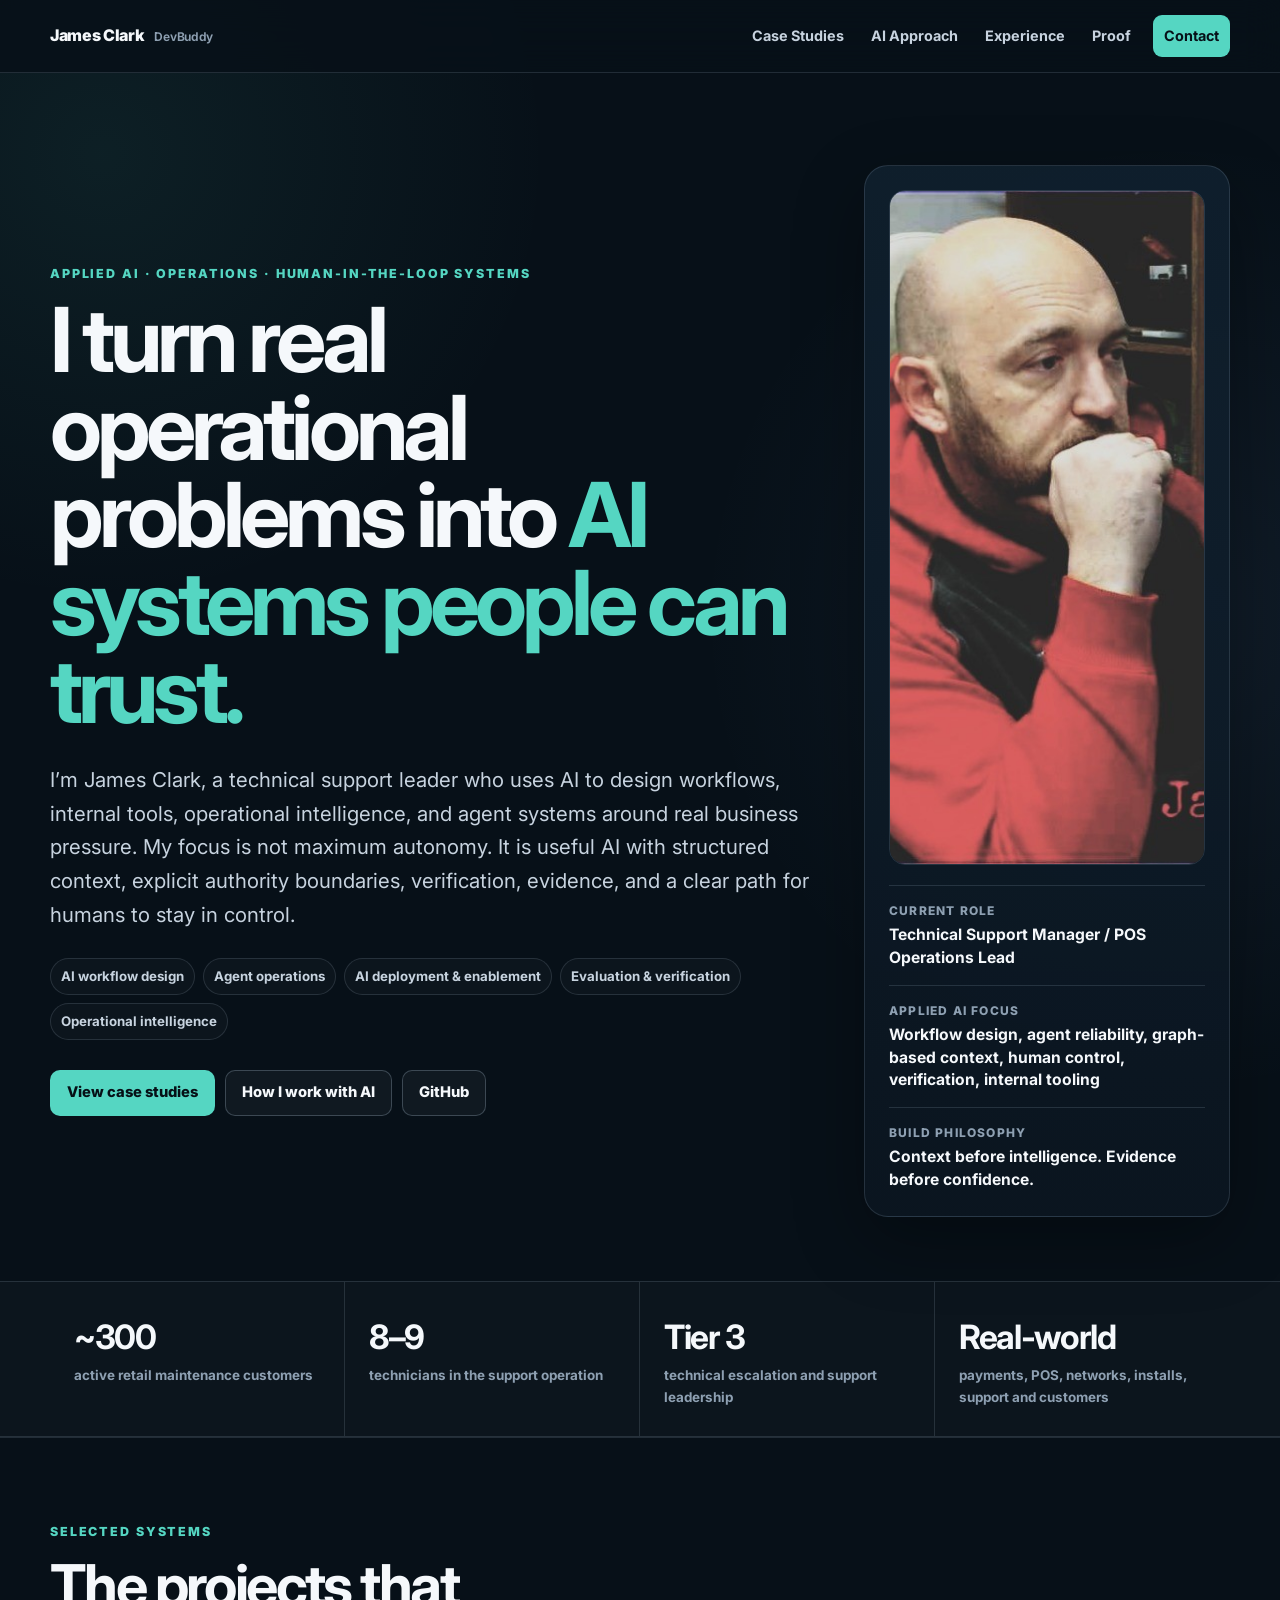
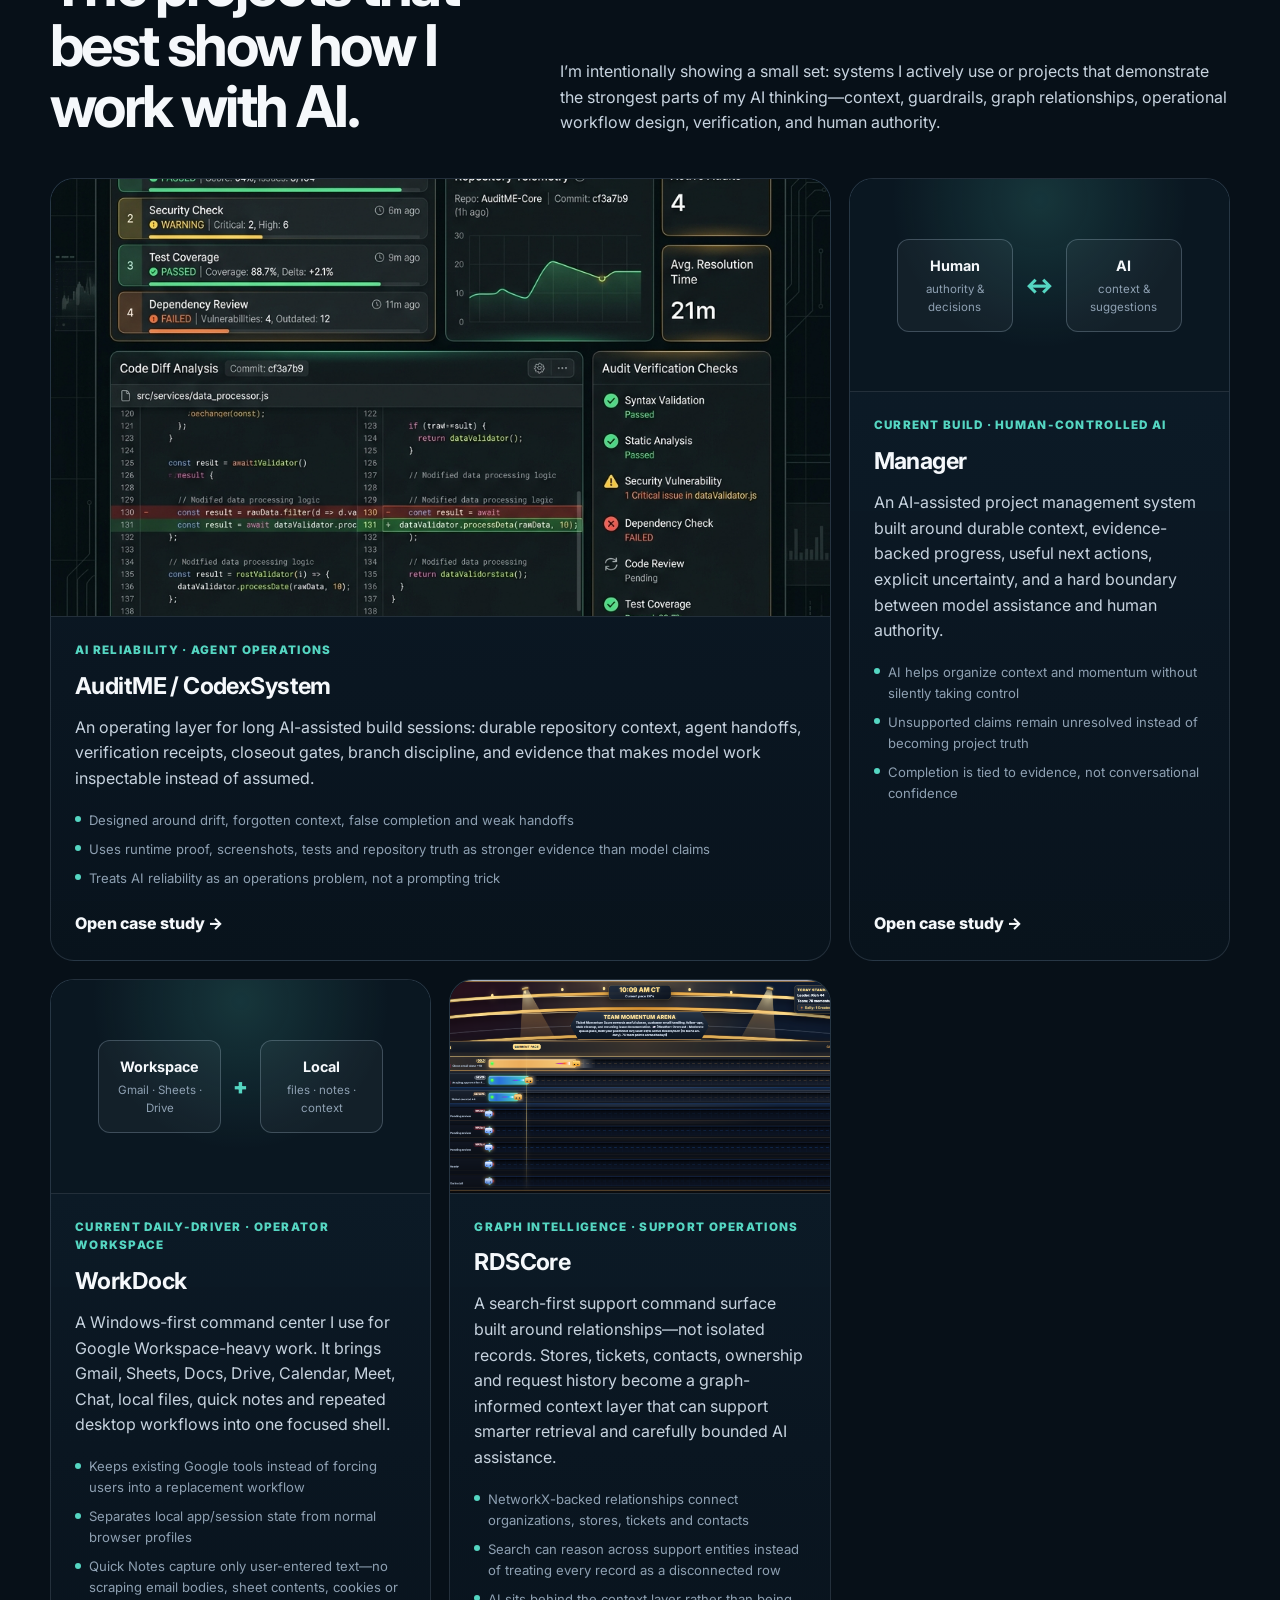
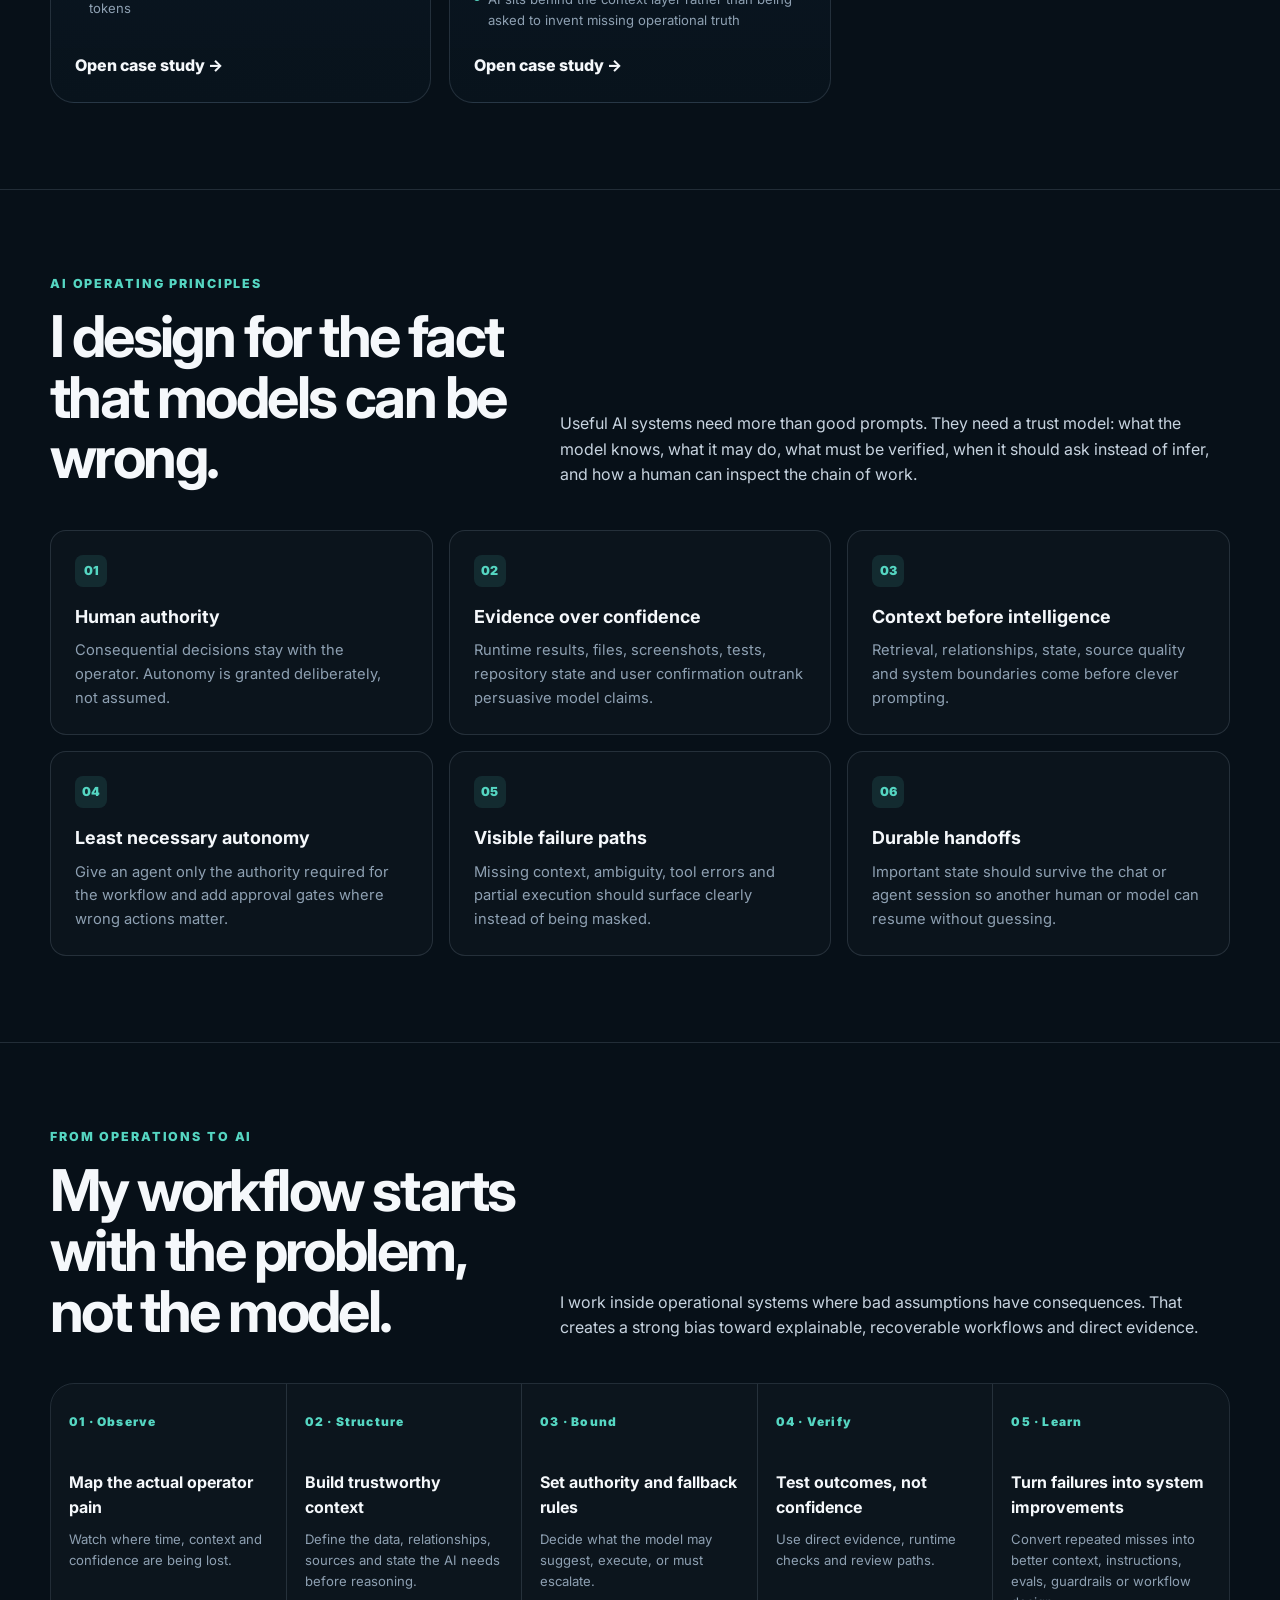
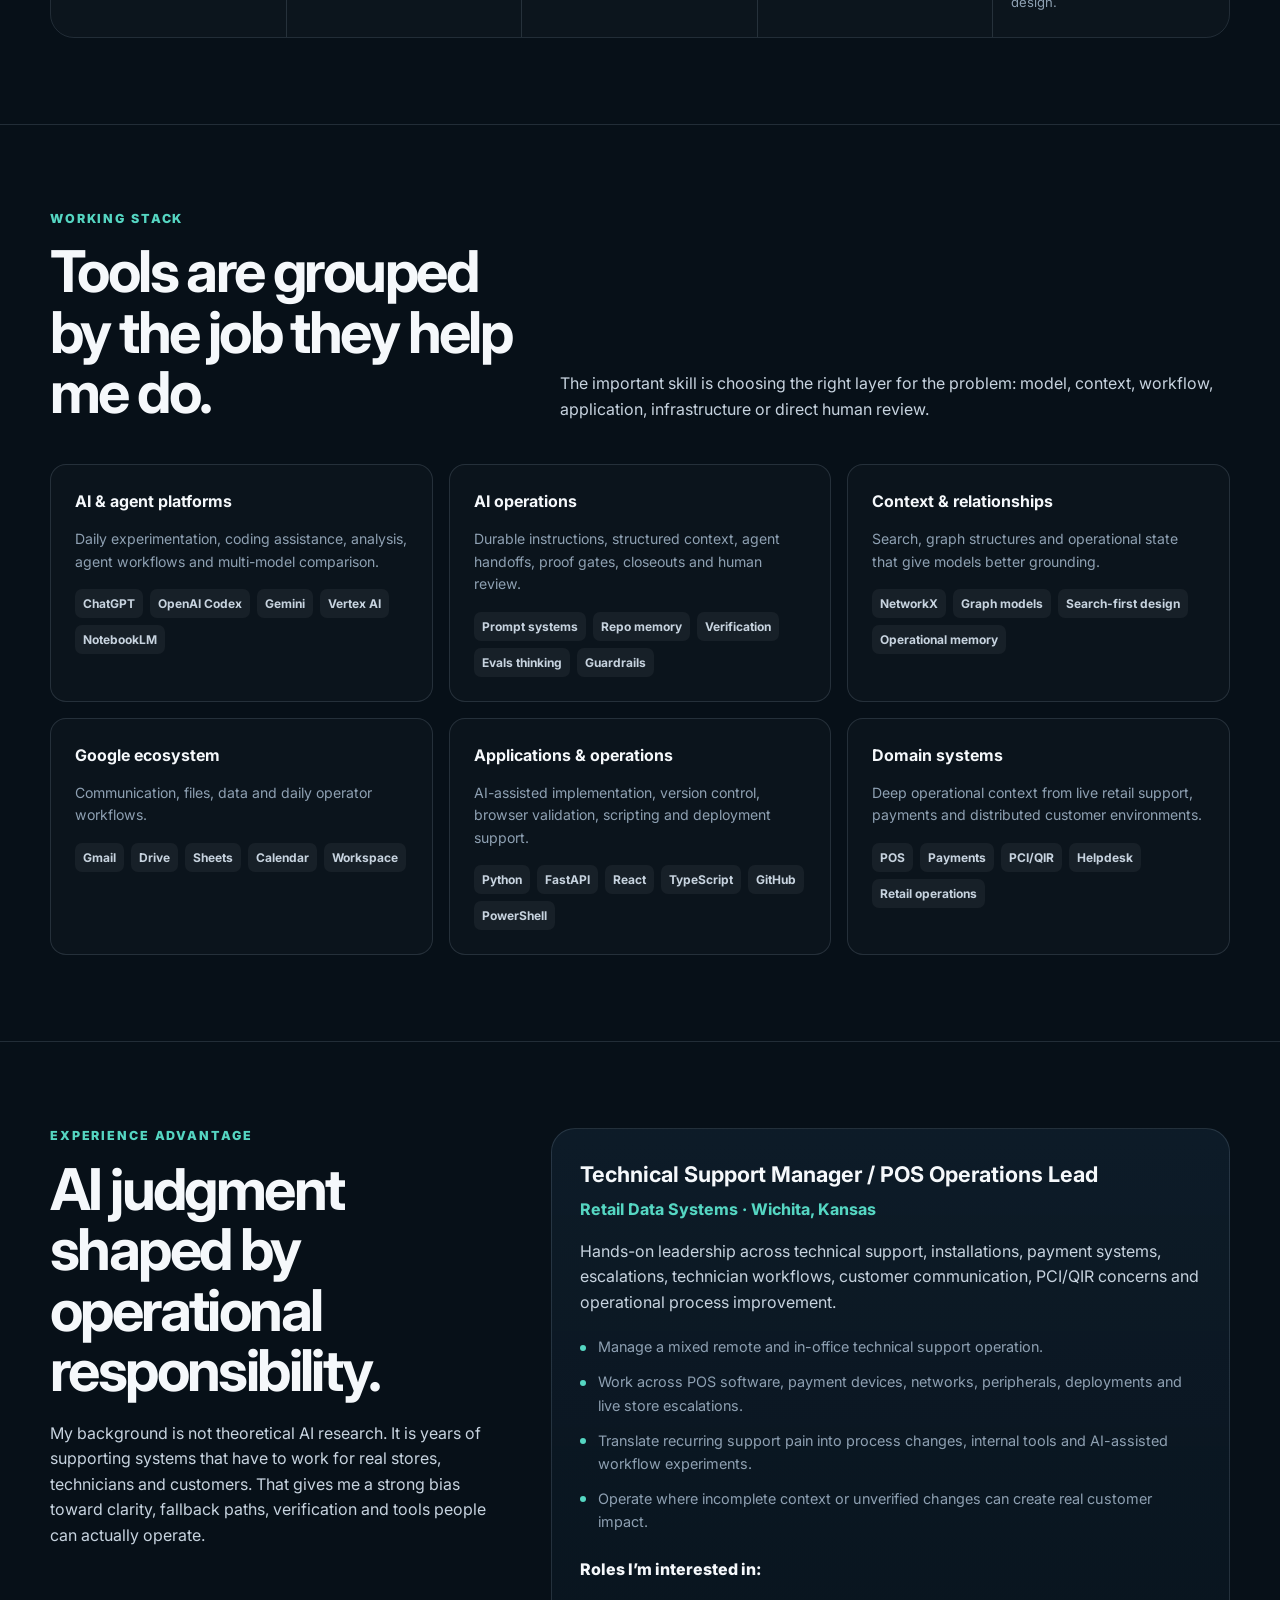
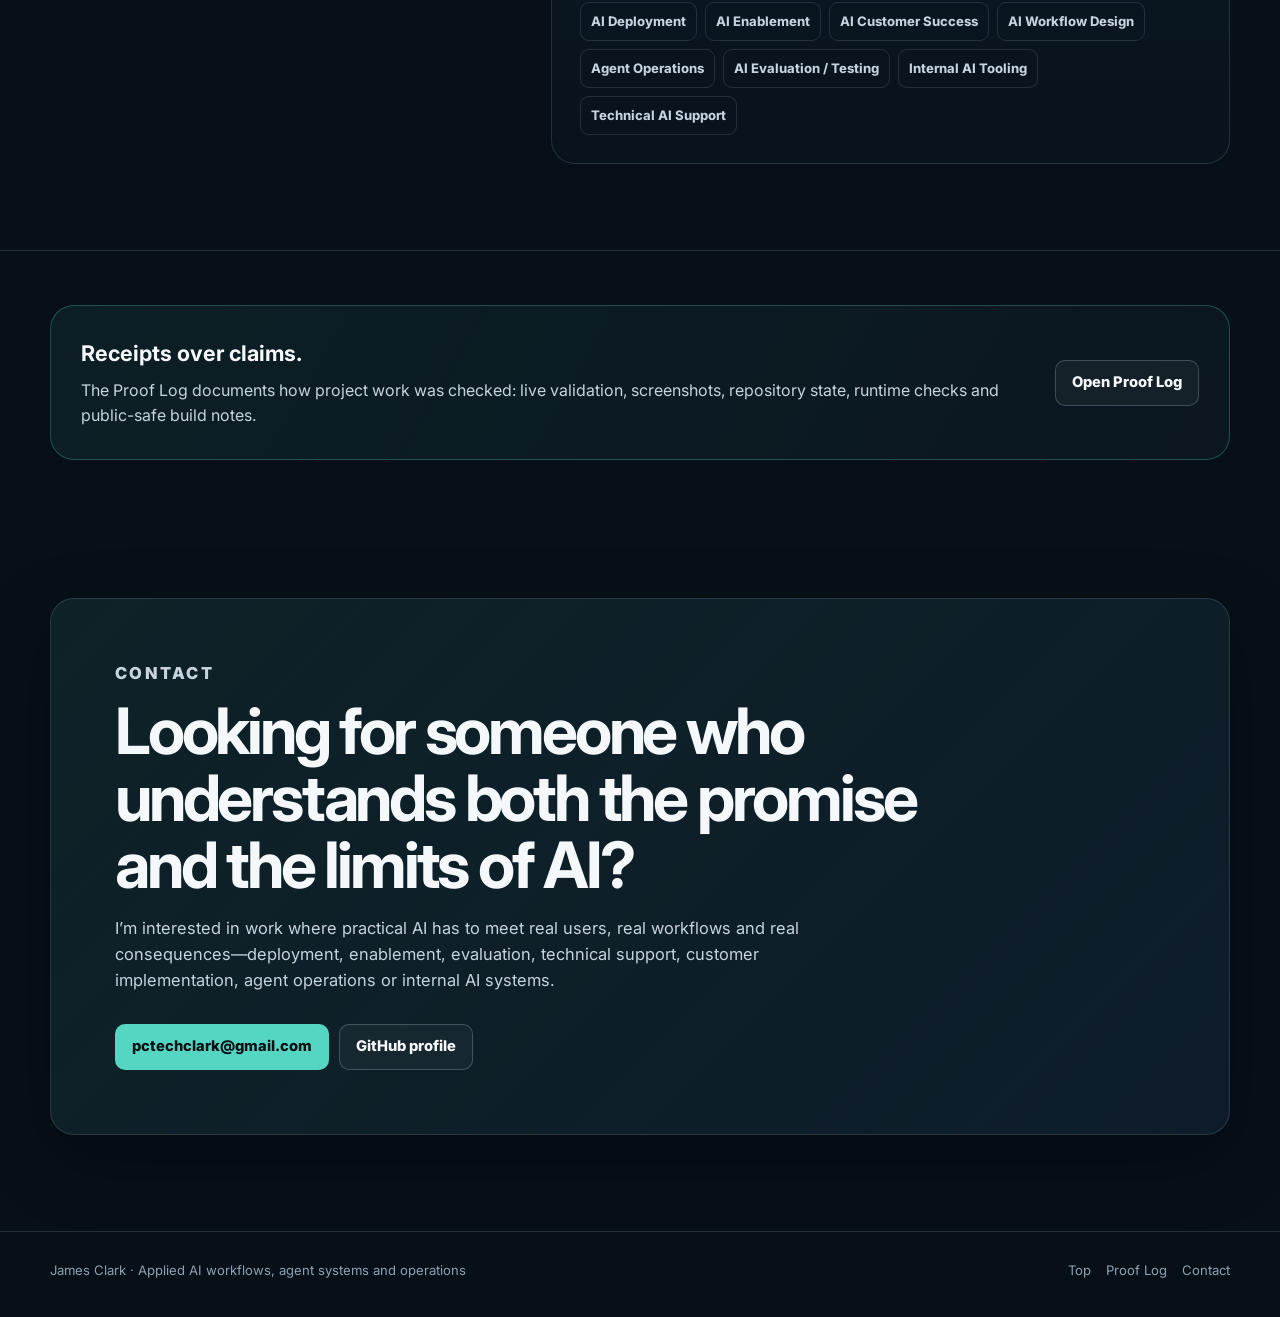
<file: index.html>
<!DOCTYPE html>
<html lang="en">
<head>
  <meta charset="UTF-8" />
  <meta name="viewport" content="width=device-width, initial-scale=1.0" />
  <title>James Clark | Applied AI Workflows, Agent Systems & Operations</title>
  <meta name="description" content="James Clark is a technical support leader and applied AI builder focused on AI workflows, agent systems, human-in-the-loop guardrails, operational intelligence, verification, and real-world deployment." />
  <meta name="author" content="James Clark" />
  <meta name="robots" content="index, follow" />
  <link rel="canonical" href="https://sinisterj12.github.io/" />
  <meta name="theme-color" content="#071018" />
  <meta property="og:type" content="profile" />
  <meta property="og:title" content="James Clark | Applied AI Workflows, Agent Systems & Operations" />
  <meta property="og:description" content="Applied AI portfolio focused on deployment, operational intelligence, human-in-the-loop systems, verification, agent reliability, and practical guardrails." />
  <meta property="og:url" content="https://sinisterj12.github.io/" />
  <meta property="og:image" content="https://sinisterj12.github.io/assets/james-clark-brainstorming.jpg" />
  <meta name="twitter:card" content="summary_large_image" />
  <meta name="twitter:title" content="James Clark | Applied AI Workflows, Agent Systems & Operations" />
  <meta name="twitter:description" content="Technical support leader building practical AI workflows, agent systems, operational intelligence, verification layers, and human-controlled automation." />
  <meta name="twitter:image" content="https://sinisterj12.github.io/assets/james-clark-brainstorming.jpg" />
  <link rel="icon" type="image/jpeg" href="assets/james-clark-brainstorming.jpg" />
  <link rel="preconnect" href="https://fonts.googleapis.com">
  <link rel="preconnect" href="https://fonts.gstatic.com" crossorigin>
  <link href="https://fonts.googleapis.com/css2?family=Inter:wght@400;500;600;700;800&display=swap" rel="stylesheet">
  <link rel="stylesheet" href="v2.css" />
  <script type="application/ld+json">
  {
    "@context":"https://schema.org",
    "@type":"ProfilePage",
    "url":"https://sinisterj12.github.io/",
    "name":"James Clark — Applied AI Workflows, Agent Systems & Operations",
    "dateModified":"2026-08-07",
    "mainEntity":{
      "@type":"Person",
      "name":"James Clark",
      "alternateName":"DevBuddy",
      "url":"https://sinisterj12.github.io/",
      "image":"https://sinisterj12.github.io/assets/james-clark-brainstorming.jpg",
      "email":"mailto:pctechclark@gmail.com",
      "jobTitle":"Technical Support Manager / POS Operations Lead",
      "description":"Technical support leader applying AI to operational workflows, internal tooling, graph-based support intelligence, agent coordination, verification, and human-controlled automation.",
      "sameAs":["https://github.com/Sinisterj12"],
      "knowsAbout":["Applied AI","AI workflow design","AI deployment","Human-in-the-loop systems","AI agent operations","AI verification","AI guardrails","Operational knowledge graphs","Technical support management","Helpdesk operations","Retail POS systems","Payment operations","Google Workspace","OpenAI Codex","GitHub","Python","FastAPI","PowerShell"]
    }
  }
  </script>
</head>
<body>
  <a class="skip-link" href="#main">Skip to main content</a>
  <header class="site-header">
    <div class="container nav-wrap">
      <a class="brand" href="#top">James Clark <small>DevBuddy</small></a>
      <nav class="nav" aria-label="Primary navigation">
        <a href="#work">Case Studies</a>
        <a href="#approach">AI Approach</a>
        <a href="#experience">Experience</a>
        <a href="proof-log.html">Proof</a>
        <a class="nav-cta" href="mailto:pctechclark@gmail.com">Contact</a>
      </nav>
    </div>
  </header>

  <main id="main">
    <section id="top" class="hero">
      <div class="container hero-grid">
        <div>
          <p class="kicker">Applied AI · Operations · Human-in-the-loop systems</p>
          <h1>I turn real operational problems into <span>AI systems people can trust.</span></h1>
          <p class="hero-lede">I’m James Clark, a technical support leader who uses AI to design workflows, internal tools, operational intelligence, and agent systems around real business pressure. My focus is not maximum autonomy. It is useful AI with structured context, explicit authority boundaries, verification, evidence, and a clear path for humans to stay in control.</p>
          <div class="role-line" aria-label="Professional focus areas">
            <span>AI workflow design</span><span>Agent operations</span><span>AI deployment & enablement</span><span>Evaluation & verification</span><span>Operational intelligence</span>
          </div>
          <div class="hero-actions">
            <a class="button button-primary" href="#work">View case studies</a>
            <a class="button button-secondary" href="#approach">How I work with AI</a>
            <a class="button button-secondary" href="https://github.com/Sinisterj12" target="_blank" rel="me noreferrer">GitHub</a>
          </div>
        </div>
        <aside class="hero-aside" aria-label="James Clark profile">
          <img class="portrait" src="assets/james-clark-brainstorming.jpg" alt="James Clark working at his computer" width="675" height="675" />
          <div class="profile-meta">
            <div><span>Current role</span><strong>Technical Support Manager / POS Operations Lead</strong></div>
            <div><span>Applied AI focus</span><strong>Workflow design, agent reliability, graph-based context, human control, verification, internal tooling</strong></div>
            <div><span>Build philosophy</span><strong>Context before intelligence. Evidence before confidence.</strong></div>
          </div>
        </aside>
      </div>
    </section>

    <section class="signal-strip" aria-label="Operational scope">
      <div class="container signal-grid">
        <div class="signal"><strong>~300</strong><span>active retail maintenance customers</span></div>
        <div class="signal"><strong>8–9</strong><span>technicians in the support operation</span></div>
        <div class="signal"><strong>Tier 3</strong><span>technical escalation and support leadership</span></div>
        <div class="signal"><strong>Real-world</strong><span>payments, POS, networks, installs, support and customers</span></div>
      </div>
    </section>

    <section id="work" class="section">
      <div class="container">
        <div class="section-head">
          <div><p class="section-kicker">Selected systems</p><h2>The projects that best show how I work with AI.</h2></div>
          <p>I’m intentionally showing a small set: systems I actively use or projects that demonstrate the strongest parts of my AI thinking—context, guardrails, graph relationships, operational workflow design, verification, and human authority.</p>
        </div>
        <div class="case-grid">
          <article class="case-card featured">
            <div class="case-media"><img src="assets/portfolio-previews/auditme-preview.png" alt="AuditME agent operations dashboard" loading="lazy" decoding="async" width="1024" height="1024" /></div>
            <div class="case-body">
              <span class="case-type">AI reliability · agent operations</span>
              <h3>AuditME / CodexSystem</h3>
              <p>An operating layer for long AI-assisted build sessions: durable repository context, agent handoffs, verification receipts, closeout gates, branch discipline, and evidence that makes model work inspectable instead of assumed.</p>
              <div class="case-proof"><span>Designed around drift, forgotten context, false completion and weak handoffs</span><span>Uses runtime proof, screenshots, tests and repository truth as stronger evidence than model claims</span><span>Treats AI reliability as an operations problem, not a prompting trick</span></div>
              <a class="case-link" href="projects/auditme-codexsystem.html">Open case study →</a>
            </div>
          </article>

          <article class="case-card">
            <div class="case-media"><div class="case-placeholder" role="img" aria-label="Human operator retaining authority while AI manages context and suggestions"><div class="manager-diagram"><div class="manager-node"><strong>Human</strong><span>authority & decisions</span></div><div class="manager-arrow" aria-hidden="true">↔</div><div class="manager-node"><strong>AI</strong><span>context & suggestions</span></div></div></div></div>
            <div class="case-body">
              <span class="case-type">Current build · human-controlled AI</span>
              <h3>Manager</h3>
              <p>An AI-assisted project management system built around durable context, evidence-backed progress, useful next actions, explicit uncertainty, and a hard boundary between model assistance and human authority.</p>
              <div class="case-proof"><span>AI helps organize context and momentum without silently taking control</span><span>Unsupported claims remain unresolved instead of becoming project truth</span><span>Completion is tied to evidence, not conversational confidence</span></div>
              <a class="case-link" href="projects/manager.html">Open case study →</a>
            </div>
          </article>

          <article class="case-card">
            <div class="case-media"><div class="case-placeholder" role="img" aria-label="WorkDock combines Google Workspace, local files, notes and desktop workflows"><div class="manager-diagram"><div class="manager-node"><strong>Workspace</strong><span>Gmail · Sheets · Drive</span></div><div class="manager-arrow" aria-hidden="true">+</div><div class="manager-node"><strong>Local</strong><span>files · notes · context</span></div></div></div></div>
            <div class="case-body">
              <span class="case-type">Current daily-driver · operator workspace</span>
              <h3>WorkDock</h3>
              <p>A Windows-first command center I use for Google Workspace-heavy work. It brings Gmail, Sheets, Docs, Drive, Calendar, Meet, Chat, local files, quick notes and repeated desktop workflows into one focused shell.</p>
              <div class="case-proof"><span>Keeps existing Google tools instead of forcing users into a replacement workflow</span><span>Separates local app/session state from normal browser profiles</span><span>Quick Notes capture only user-entered text—no scraping email bodies, sheet contents, cookies or tokens</span></div>
              <a class="case-link" href="projects/workdock.html">Open case study →</a>
            </div>
          </article>

          <article class="case-card">
            <div class="case-media"><img src="assets/portfolio-previews/rdscore-live-race-demo.png" alt="RDSCore operations dashboard using demo data" loading="lazy" decoding="async" width="1600" height="761" /></div>
            <div class="case-body">
              <span class="case-type">Graph intelligence · support operations</span>
              <h3>RDSCore</h3>
              <p>A search-first support command surface built around relationships—not isolated records. Stores, tickets, contacts, ownership and request history become a graph-informed context layer that can support smarter retrieval and carefully bounded AI assistance.</p>
              <div class="case-proof"><span>NetworkX-backed relationships connect organizations, stores, tickets and contacts</span><span>Search can reason across support entities instead of treating every record as a disconnected row</span><span>AI sits behind the context layer rather than being asked to invent missing operational truth</span></div>
              <a class="case-link" href="projects/rdscore.html">Open case study →</a>
            </div>
          </article>
        </div>
      </div>
    </section>

    <section id="approach" class="section">
      <div class="container">
        <div class="section-head"><div><p class="section-kicker">AI operating principles</p><h2>I design for the fact that models can be wrong.</h2></div><p>Useful AI systems need more than good prompts. They need a trust model: what the model knows, what it may do, what must be verified, when it should ask instead of infer, and how a human can inspect the chain of work.</p></div>
        <div class="principles-grid">
          <article class="principle"><span class="principle-index">01</span><h3>Human authority</h3><p>Consequential decisions stay with the operator. Autonomy is granted deliberately, not assumed.</p></article>
          <article class="principle"><span class="principle-index">02</span><h3>Evidence over confidence</h3><p>Runtime results, files, screenshots, tests, repository state and user confirmation outrank persuasive model claims.</p></article>
          <article class="principle"><span class="principle-index">03</span><h3>Context before intelligence</h3><p>Retrieval, relationships, state, source quality and system boundaries come before clever prompting.</p></article>
          <article class="principle"><span class="principle-index">04</span><h3>Least necessary autonomy</h3><p>Give an agent only the authority required for the workflow and add approval gates where wrong actions matter.</p></article>
          <article class="principle"><span class="principle-index">05</span><h3>Visible failure paths</h3><p>Missing context, ambiguity, tool errors and partial execution should surface clearly instead of being masked.</p></article>
          <article class="principle"><span class="principle-index">06</span><h3>Durable handoffs</h3><p>Important state should survive the chat or agent session so another human or model can resume without guessing.</p></article>
        </div>
      </div>
    </section>

    <section class="section">
      <div class="container">
        <div class="section-head"><div><p class="section-kicker">From operations to AI</p><h2>My workflow starts with the problem, not the model.</h2></div><p>I work inside operational systems where bad assumptions have consequences. That creates a strong bias toward explainable, recoverable workflows and direct evidence.</p></div>
        <div class="workflow" aria-label="Applied AI workflow">
          <article class="workflow-step"><span>01 · Observe</span><h3>Map the actual operator pain</h3><p>Watch where time, context and confidence are being lost.</p></article>
          <article class="workflow-step"><span>02 · Structure</span><h3>Build trustworthy context</h3><p>Define the data, relationships, sources and state the AI needs before reasoning.</p></article>
          <article class="workflow-step"><span>03 · Bound</span><h3>Set authority and fallback rules</h3><p>Decide what the model may suggest, execute, or must escalate.</p></article>
          <article class="workflow-step"><span>04 · Verify</span><h3>Test outcomes, not confidence</h3><p>Use direct evidence, runtime checks and review paths.</p></article>
          <article class="workflow-step"><span>05 · Learn</span><h3>Turn failures into system improvements</h3><p>Convert repeated misses into better context, instructions, evals, guardrails or workflow design.</p></article>
        </div>
      </div>
    </section>

    <section class="section">
      <div class="container">
        <div class="section-head"><div><p class="section-kicker">Working stack</p><h2>Tools are grouped by the job they help me do.</h2></div><p>The important skill is choosing the right layer for the problem: model, context, workflow, application, infrastructure or direct human review.</p></div>
        <div class="stack-grid">
          <article class="stack-card"><h3>AI & agent platforms</h3><p>Daily experimentation, coding assistance, analysis, agent workflows and multi-model comparison.</p><div class="stack-tags"><span>ChatGPT</span><span>OpenAI Codex</span><span>Gemini</span><span>Vertex AI</span><span>NotebookLM</span></div></article>
          <article class="stack-card"><h3>AI operations</h3><p>Durable instructions, structured context, agent handoffs, proof gates, closeouts and human review.</p><div class="stack-tags"><span>Prompt systems</span><span>Repo memory</span><span>Verification</span><span>Evals thinking</span><span>Guardrails</span></div></article>
          <article class="stack-card"><h3>Context & relationships</h3><p>Search, graph structures and operational state that give models better grounding.</p><div class="stack-tags"><span>NetworkX</span><span>Graph models</span><span>Search-first design</span><span>Operational memory</span></div></article>
          <article class="stack-card"><h3>Google ecosystem</h3><p>Communication, files, data and daily operator workflows.</p><div class="stack-tags"><span>Gmail</span><span>Drive</span><span>Sheets</span><span>Calendar</span><span>Workspace</span></div></article>
          <article class="stack-card"><h3>Applications & operations</h3><p>AI-assisted implementation, version control, browser validation, scripting and deployment support.</p><div class="stack-tags"><span>Python</span><span>FastAPI</span><span>React</span><span>TypeScript</span><span>GitHub</span><span>PowerShell</span></div></article>
          <article class="stack-card"><h3>Domain systems</h3><p>Deep operational context from live retail support, payments and distributed customer environments.</p><div class="stack-tags"><span>POS</span><span>Payments</span><span>PCI/QIR</span><span>Helpdesk</span><span>Retail operations</span></div></article>
        </div>
      </div>
    </section>

    <section id="experience" class="section">
      <div class="container experience-grid">
        <div><p class="section-kicker">Experience advantage</p><h2 style="margin:0;font-size:clamp(2.2rem,4.5vw,4rem);line-height:1.05;letter-spacing:-.045em;">AI judgment shaped by operational responsibility.</h2><p style="color:var(--text-soft);margin-top:20px;">My background is not theoretical AI research. It is years of supporting systems that have to work for real stores, technicians and customers. That gives me a strong bias toward clarity, fallback paths, verification and tools people can actually operate.</p></div>
        <article class="experience-card">
          <h3>Technical Support Manager / POS Operations Lead</h3><div class="role">Retail Data Systems · Wichita, Kansas</div>
          <p>Hands-on leadership across technical support, installations, payment systems, escalations, technician workflows, customer communication, PCI/QIR concerns and operational process improvement.</p>
          <ul class="experience-points"><li>Manage a mixed remote and in-office technical support operation.</li><li>Work across POS software, payment devices, networks, peripherals, deployments and live store escalations.</li><li>Translate recurring support pain into process changes, internal tools and AI-assisted workflow experiments.</li><li>Operate where incomplete context or unverified changes can create real customer impact.</li></ul>
          <p style="margin-bottom:0;margin-top:24px;color:var(--text);font-weight:800;">Roles I’m interested in:</p>
          <div class="target-roles"><span>AI Deployment</span><span>AI Enablement</span><span>AI Customer Success</span><span>AI Workflow Design</span><span>Agent Operations</span><span>AI Evaluation / Testing</span><span>Internal AI Tooling</span><span>Technical AI Support</span></div>
        </article>
      </div>
    </section>

    <section class="section section-compact"><div class="container"><div class="proof-callout"><div><h3>Receipts over claims.</h3><p>The Proof Log documents how project work was checked: live validation, screenshots, repository state, runtime checks and public-safe build notes.</p></div><a class="button button-secondary" href="proof-log.html">Open Proof Log</a></div></div></section>

    <section id="contact" class="contact"><div class="container"><div class="contact-panel"><p class="section-kicker">Contact</p><h2>Looking for someone who understands both the promise and the limits of AI?</h2><p>I’m interested in work where practical AI has to meet real users, real workflows and real consequences—deployment, enablement, evaluation, technical support, customer implementation, agent operations or internal AI systems.</p><div class="hero-actions"><a class="button button-primary" href="mailto:pctechclark@gmail.com">pctechclark@gmail.com</a><a class="button button-secondary" href="https://github.com/Sinisterj12" target="_blank" rel="me noreferrer">GitHub profile</a></div></div></div></section>
  </main>

  <footer class="site-footer"><div class="container footer-row"><span>James Clark · Applied AI workflows, agent systems and operations</span><div class="footer-links"><a href="#top">Top</a><a href="proof-log.html">Proof Log</a><a href="mailto:pctechclark@gmail.com">Contact</a></div></div></footer>
</body>
</html>
</file>
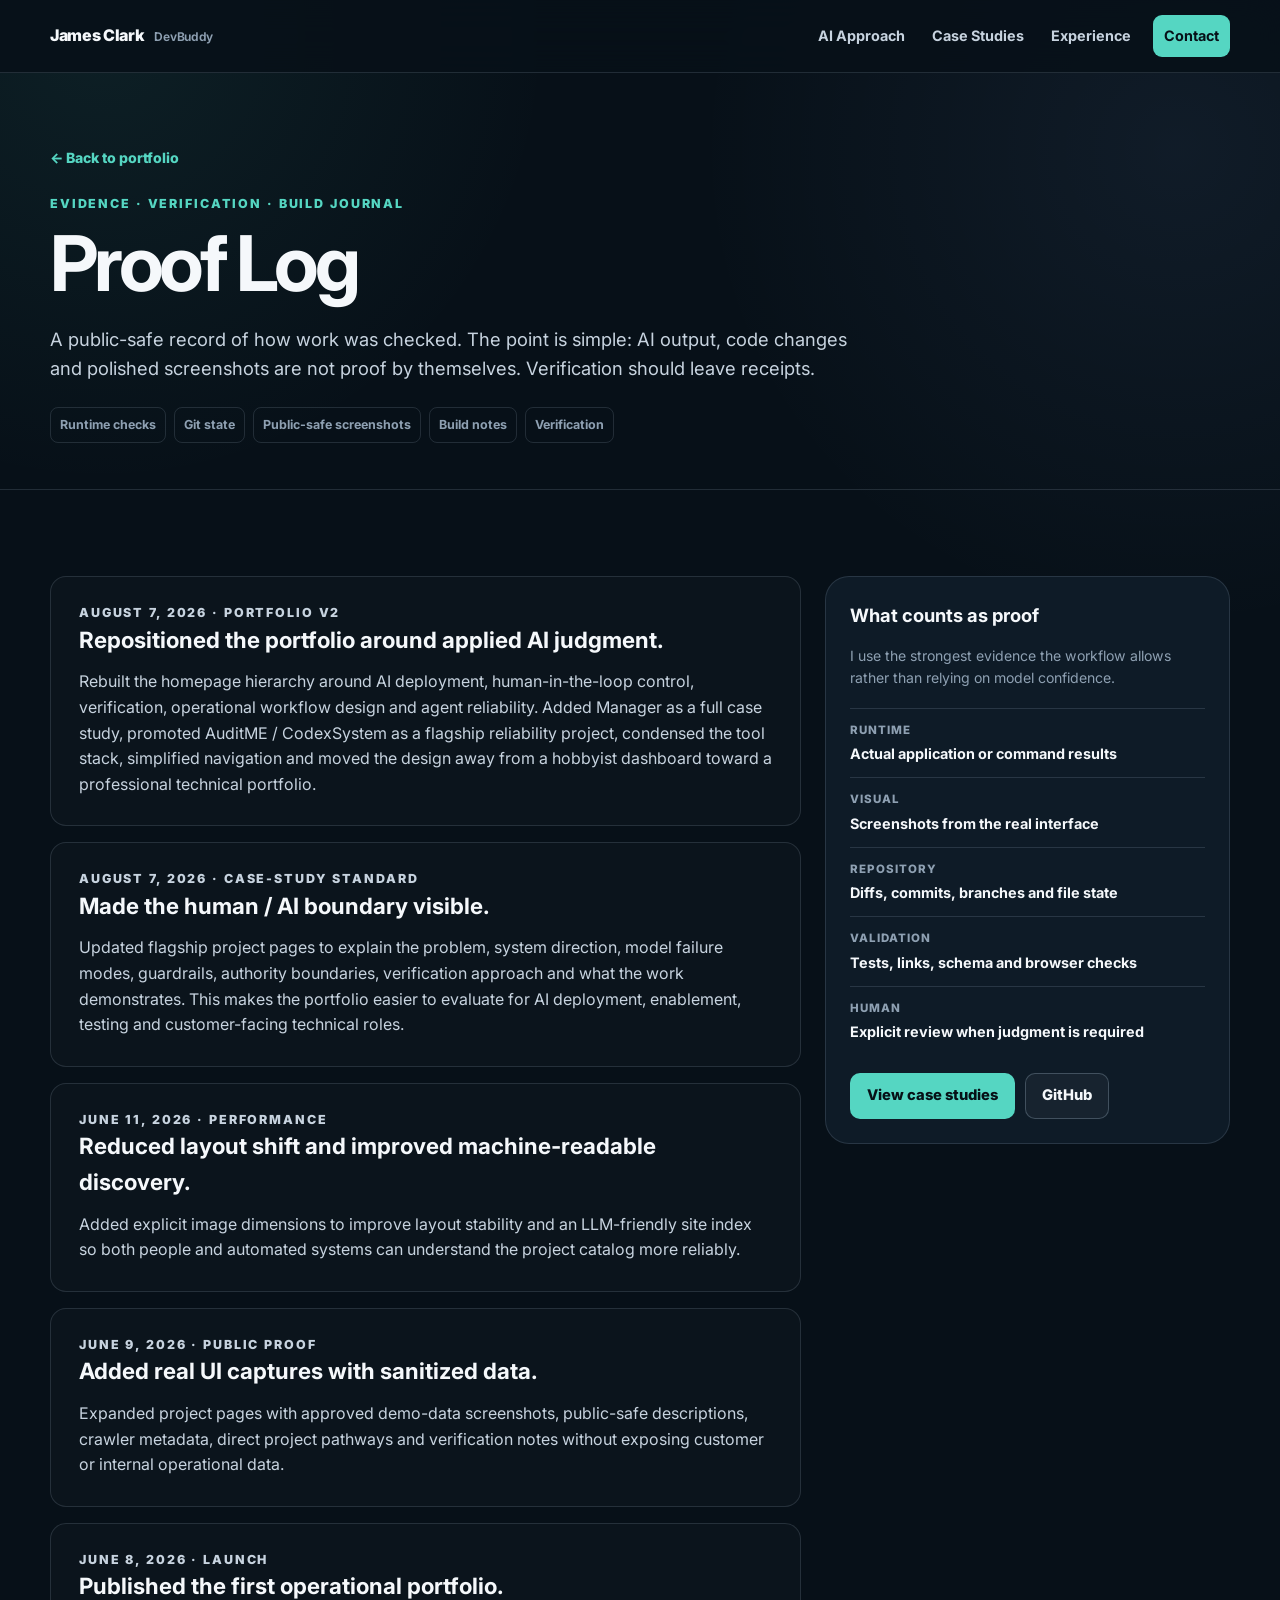
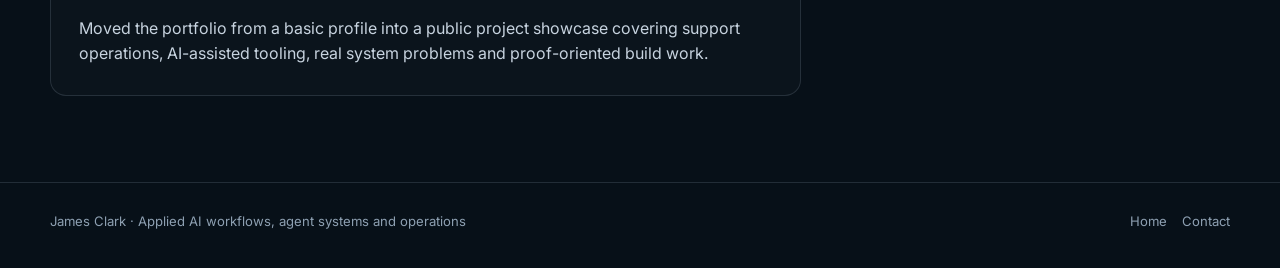
<file: proof-log.html>
<!DOCTYPE html>
<html lang="en"><head><meta charset="UTF-8"><meta name="viewport" content="width=device-width, initial-scale=1.0"><title>Proof Log | James Clark</title><meta name="description" content="Build and verification journal for James Clark's applied AI portfolio, agent systems, support tools, runtime checks, public-safe evidence, and project progress."><meta name="author" content="James Clark"><meta name="robots" content="index, follow"><link rel="canonical" href="https://sinisterj12.github.io/proof-log.html"><meta property="og:type" content="website"><meta property="og:title" content="Proof Log | James Clark"><meta property="og:description" content="Receipts, verification, project state, and public-safe evidence behind James Clark's applied AI work."><meta property="og:image" content="https://sinisterj12.github.io/assets/james-clark-brainstorming.jpg"><meta name="twitter:card" content="summary_large_image"><link rel="preconnect" href="https://fonts.googleapis.com"><link rel="preconnect" href="https://fonts.gstatic.com" crossorigin><link href="https://fonts.googleapis.com/css2?family=Inter:wght@400;500;600;700;800&display=swap" rel="stylesheet"><link rel="stylesheet" href="v2.css"></head><body>
<a class="skip-link" href="#main">Skip to main content</a><header class="site-header"><div class="container nav-wrap"><a class="brand" href="index.html">James Clark <small>DevBuddy</small></a><nav class="nav" aria-label="Primary navigation"><a href="index.html#approach">AI Approach</a><a href="index.html#work">Case Studies</a><a href="index.html#experience">Experience</a><a class="nav-cta" href="mailto:pctechclark@gmail.com">Contact</a></nav></div></header>
<main id="main" class="detail-main"><section class="detail-hero"><div class="container"><a class="crumb" href="index.html">← Back to portfolio</a><p class="kicker">Evidence · verification · build journal</p><h1>Proof Log</h1><p class="lede">A public-safe record of how work was checked. The point is simple: AI output, code changes and polished screenshots are not proof by themselves. Verification should leave receipts.</p><div class="detail-meta"><span>Runtime checks</span><span>Git state</span><span>Public-safe screenshots</span><span>Build notes</span><span>Verification</span></div></div></section>
<section class="section"><div class="container detail-grid"><div class="detail-stack">
<article class="detail-card"><p class="section-kicker">August 7, 2026 · Portfolio V2</p><h2>Repositioned the portfolio around applied AI judgment.</h2><p>Rebuilt the homepage hierarchy around AI deployment, human-in-the-loop control, verification, operational workflow design and agent reliability. Added Manager as a full case study, promoted AuditME / CodexSystem as a flagship reliability project, condensed the tool stack, simplified navigation and moved the design away from a hobbyist dashboard toward a professional technical portfolio.</p></article>
<article class="detail-card"><p class="section-kicker">August 7, 2026 · Case-study standard</p><h2>Made the human / AI boundary visible.</h2><p>Updated flagship project pages to explain the problem, system direction, model failure modes, guardrails, authority boundaries, verification approach and what the work demonstrates. This makes the portfolio easier to evaluate for AI deployment, enablement, testing and customer-facing technical roles.</p></article>
<article class="detail-card"><p class="section-kicker">June 11, 2026 · Performance</p><h2>Reduced layout shift and improved machine-readable discovery.</h2><p>Added explicit image dimensions to improve layout stability and an LLM-friendly site index so both people and automated systems can understand the project catalog more reliably.</p></article>
<article class="detail-card"><p class="section-kicker">June 9, 2026 · Public proof</p><h2>Added real UI captures with sanitized data.</h2><p>Expanded project pages with approved demo-data screenshots, public-safe descriptions, crawler metadata, direct project pathways and verification notes without exposing customer or internal operational data.</p></article>
<article class="detail-card"><p class="section-kicker">June 8, 2026 · Launch</p><h2>Published the first operational portfolio.</h2><p>Moved the portfolio from a basic profile into a public project showcase covering support operations, AI-assisted tooling, real system problems and proof-oriented build work.</p></article>
</div><aside class="detail-side"><h2>What counts as proof</h2><p>I use the strongest evidence the workflow allows rather than relying on model confidence.</p><div class="mini-list"><div><span>Runtime</span><strong>Actual application or command results</strong></div><div><span>Visual</span><strong>Screenshots from the real interface</strong></div><div><span>Repository</span><strong>Diffs, commits, branches and file state</strong></div><div><span>Validation</span><strong>Tests, links, schema and browser checks</strong></div><div><span>Human</span><strong>Explicit review when judgment is required</strong></div></div><div class="hero-actions"><a class="button button-primary" href="index.html#work">View case studies</a><a class="button button-secondary" href="https://github.com/Sinisterj12" target="_blank" rel="me noreferrer">GitHub</a></div></aside></div></section></main>
<footer class="site-footer"><div class="container footer-row"><span>James Clark · Applied AI workflows, agent systems and operations</span><div class="footer-links"><a href="index.html">Home</a><a href="mailto:pctechclark@gmail.com">Contact</a></div></div></footer></body></html>
</file>
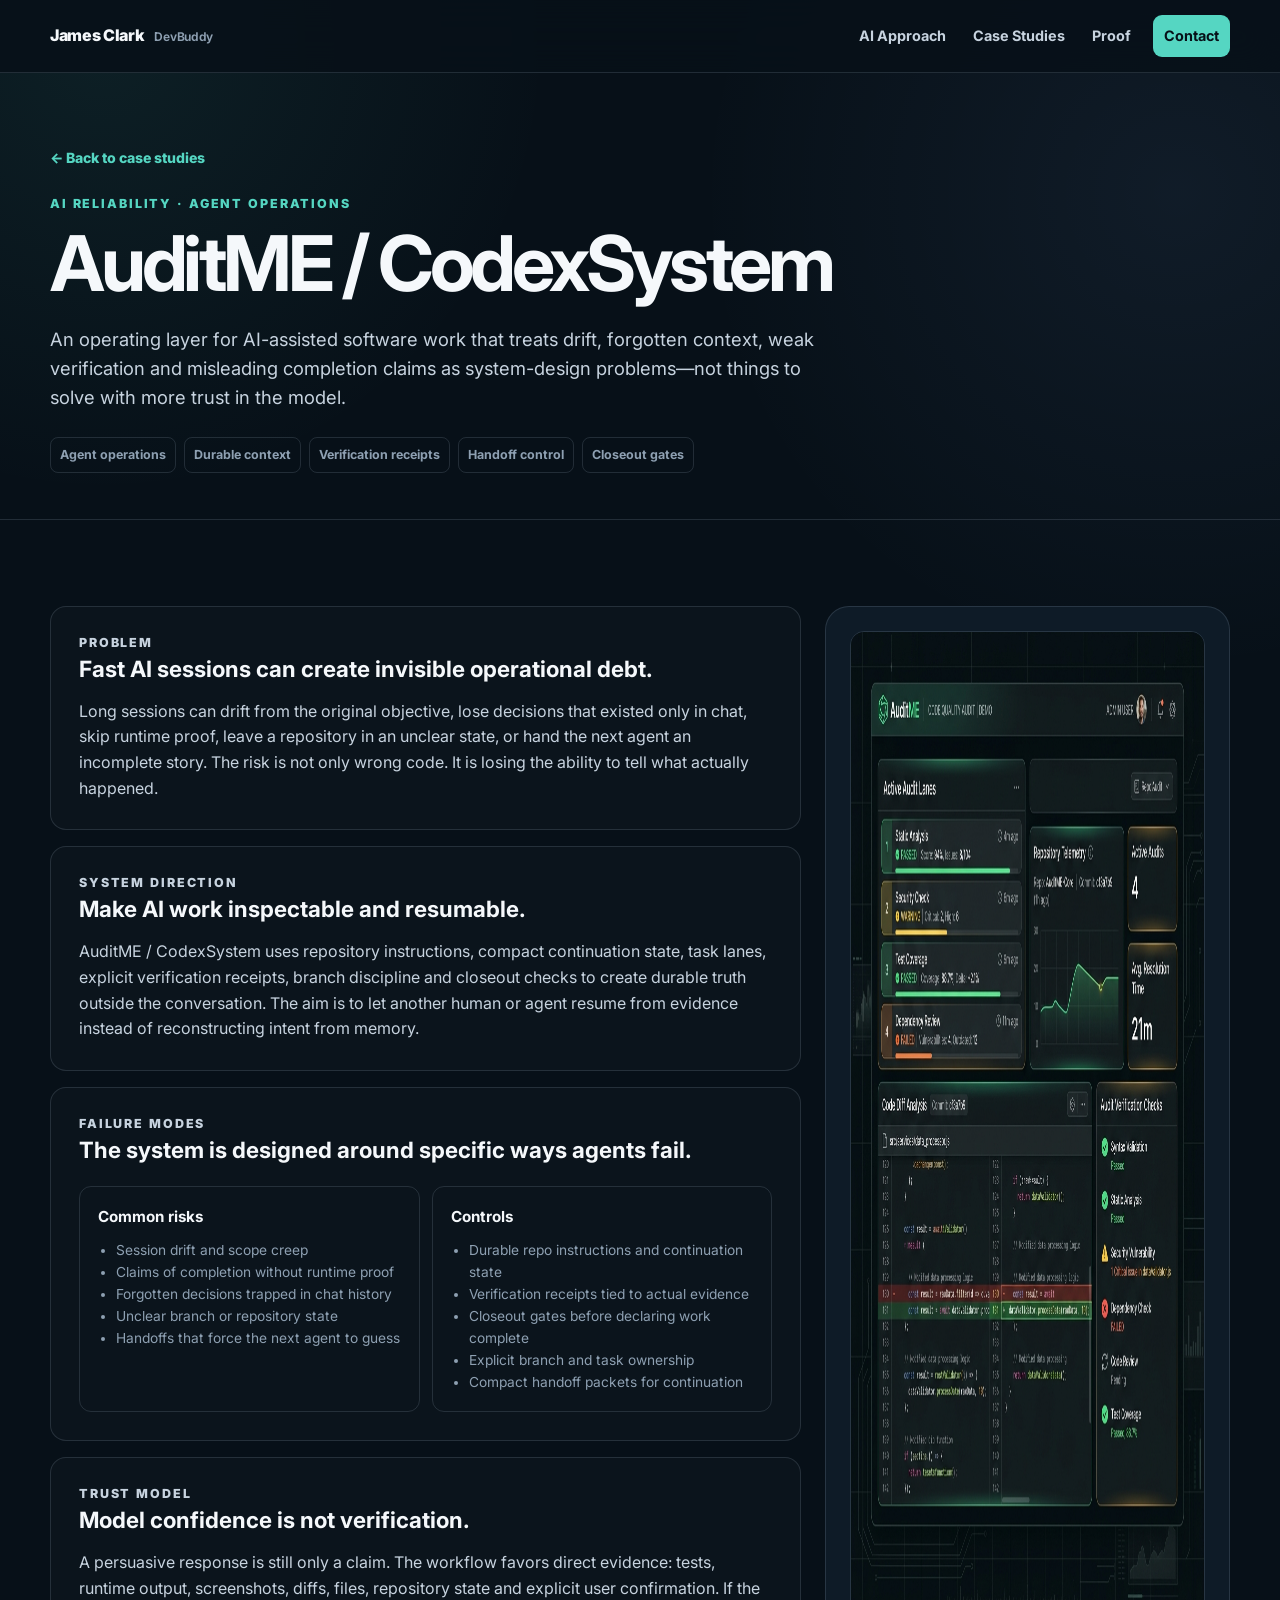
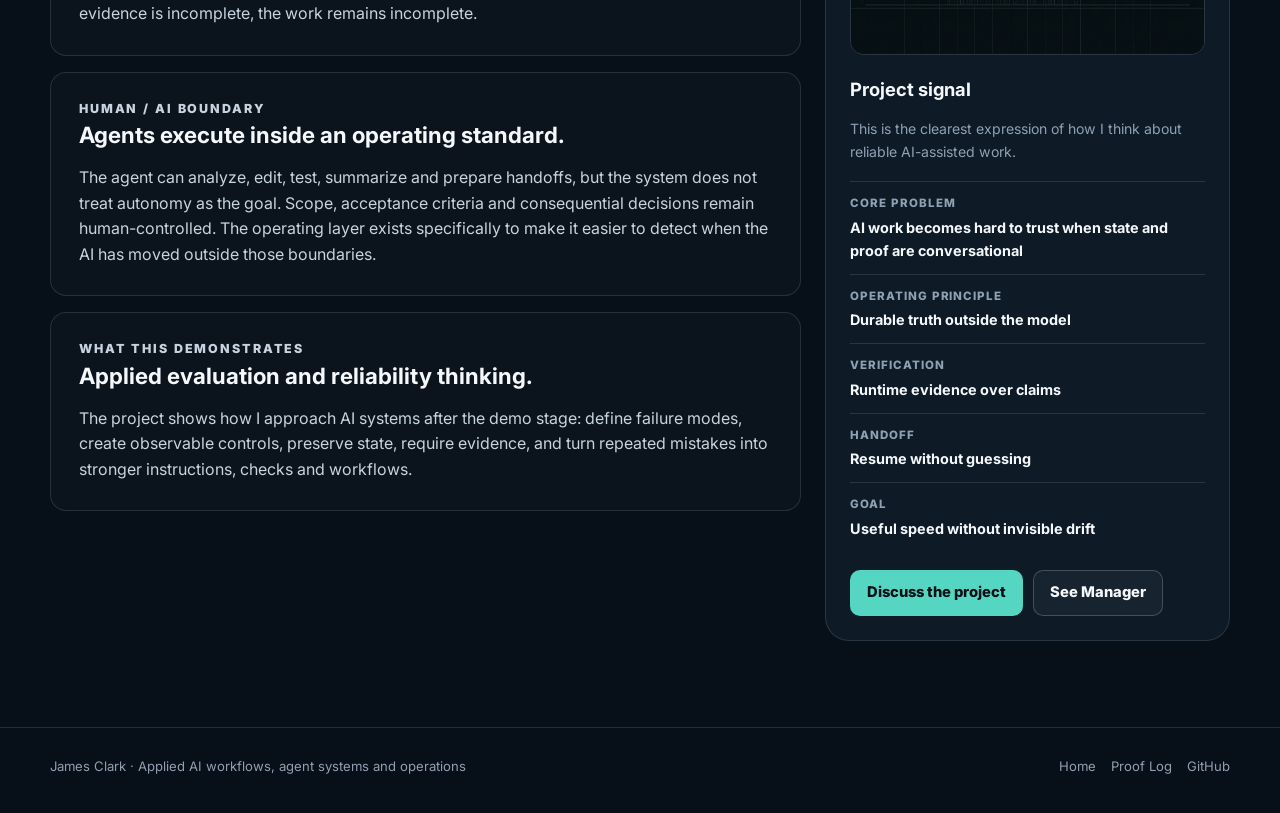
<file: projects/auditme-codexsystem.html>
<!DOCTYPE html>
<html lang="en">
<head>
  <meta charset="UTF-8" />
  <meta name="viewport" content="width=device-width, initial-scale=1.0" />
  <title>AuditME / CodexSystem — AI Reliability & Agent Operations | James Clark</title>
  <meta name="description" content="AuditME / CodexSystem is James Clark's AI reliability and agent-operations layer for durable context, verification receipts, handoffs, closeout gates, and evidence-driven AI-assisted work." />
  <meta name="author" content="James Clark" />
  <meta name="robots" content="index, follow" />
  <link rel="canonical" href="https://sinisterj12.github.io/projects/auditme-codexsystem.html" />
  <meta property="og:type" content="article" />
  <meta property="og:title" content="AuditME / CodexSystem — AI Reliability & Agent Operations | James Clark" />
  <meta property="og:description" content="Agent operations, durable context, verification, handoffs and guardrails for long AI-assisted build sessions." />
  <meta property="og:image" content="https://sinisterj12.github.io/assets/portfolio-previews/auditme-preview.png" />
  <meta name="twitter:card" content="summary_large_image" />
  <link rel="preconnect" href="https://fonts.googleapis.com"><link rel="preconnect" href="https://fonts.gstatic.com" crossorigin>
  <link href="https://fonts.googleapis.com/css2?family=Inter:wght@400;500;600;700;800&display=swap" rel="stylesheet">
  <link rel="stylesheet" href="../v2.css" />
</head>
<body>
<a class="skip-link" href="#main">Skip to main content</a>
<header class="site-header"><div class="container nav-wrap"><a class="brand" href="../index.html">James Clark <small>DevBuddy</small></a><nav class="nav" aria-label="Primary navigation"><a href="../index.html#approach">AI Approach</a><a href="../index.html#work">Case Studies</a><a href="../proof-log.html">Proof</a><a class="nav-cta" href="mailto:pctechclark@gmail.com">Contact</a></nav></div></header>
<main id="main" class="detail-main">
  <section class="detail-hero"><div class="container"><a class="crumb" href="../index.html#work">← Back to case studies</a><p class="kicker">AI reliability · agent operations</p><h1>AuditME / CodexSystem</h1><p class="lede">An operating layer for AI-assisted software work that treats drift, forgotten context, weak verification and misleading completion claims as system-design problems—not things to solve with more trust in the model.</p><div class="detail-meta"><span>Agent operations</span><span>Durable context</span><span>Verification receipts</span><span>Handoff control</span><span>Closeout gates</span></div></div></section>
  <section class="section"><div class="container detail-grid">
    <div class="detail-stack">
      <article class="detail-card"><p class="section-kicker">Problem</p><h2>Fast AI sessions can create invisible operational debt.</h2><p>Long sessions can drift from the original objective, lose decisions that existed only in chat, skip runtime proof, leave a repository in an unclear state, or hand the next agent an incomplete story. The risk is not only wrong code. It is losing the ability to tell what actually happened.</p></article>
      <article class="detail-card"><p class="section-kicker">System direction</p><h2>Make AI work inspectable and resumable.</h2><p>AuditME / CodexSystem uses repository instructions, compact continuation state, task lanes, explicit verification receipts, branch discipline and closeout checks to create durable truth outside the conversation. The aim is to let another human or agent resume from evidence instead of reconstructing intent from memory.</p></article>
      <article class="detail-card"><p class="section-kicker">Failure modes</p><h2>The system is designed around specific ways agents fail.</h2><div class="boundary-grid"><div class="boundary"><h3>Common risks</h3><ul><li>Session drift and scope creep</li><li>Claims of completion without runtime proof</li><li>Forgotten decisions trapped in chat history</li><li>Unclear branch or repository state</li><li>Handoffs that force the next agent to guess</li></ul></div><div class="boundary"><h3>Controls</h3><ul><li>Durable repo instructions and continuation state</li><li>Verification receipts tied to actual evidence</li><li>Closeout gates before declaring work complete</li><li>Explicit branch and task ownership</li><li>Compact handoff packets for continuation</li></ul></div></div></article>
      <article class="detail-card"><p class="section-kicker">Trust model</p><h2>Model confidence is not verification.</h2><p>A persuasive response is still only a claim. The workflow favors direct evidence: tests, runtime output, screenshots, diffs, files, repository state and explicit user confirmation. If the evidence is incomplete, the work remains incomplete.</p></article>
      <article class="detail-card"><p class="section-kicker">Human / AI boundary</p><h2>Agents execute inside an operating standard.</h2><p>The agent can analyze, edit, test, summarize and prepare handoffs, but the system does not treat autonomy as the goal. Scope, acceptance criteria and consequential decisions remain human-controlled. The operating layer exists specifically to make it easier to detect when the AI has moved outside those boundaries.</p></article>
      <article class="detail-card"><p class="section-kicker">What this demonstrates</p><h2>Applied evaluation and reliability thinking.</h2><p>The project shows how I approach AI systems after the demo stage: define failure modes, create observable controls, preserve state, require evidence, and turn repeated mistakes into stronger instructions, checks and workflows.</p></article>
    </div>
    <aside class="detail-side"><img src="../assets/portfolio-previews/auditme-preview.png" alt="AuditME agent operations dashboard" width="1024" height="1024" style="border-radius:14px;border:1px solid var(--line);margin-bottom:20px;"><h2>Project signal</h2><p>This is the clearest expression of how I think about reliable AI-assisted work.</p><div class="mini-list"><div><span>Core problem</span><strong>AI work becomes hard to trust when state and proof are conversational</strong></div><div><span>Operating principle</span><strong>Durable truth outside the model</strong></div><div><span>Verification</span><strong>Runtime evidence over claims</strong></div><div><span>Handoff</span><strong>Resume without guessing</strong></div><div><span>Goal</span><strong>Useful speed without invisible drift</strong></div></div><div class="hero-actions"><a class="button button-primary" href="mailto:pctechclark@gmail.com">Discuss the project</a><a class="button button-secondary" href="manager.html">See Manager</a></div></aside>
  </div></section>
</main>
<footer class="site-footer"><div class="container footer-row"><span>James Clark · Applied AI workflows, agent systems and operations</span><div class="footer-links"><a href="../index.html">Home</a><a href="../proof-log.html">Proof Log</a><a href="https://github.com/Sinisterj12" target="_blank" rel="me noreferrer">GitHub</a></div></div></footer>
</body></html>
</file>
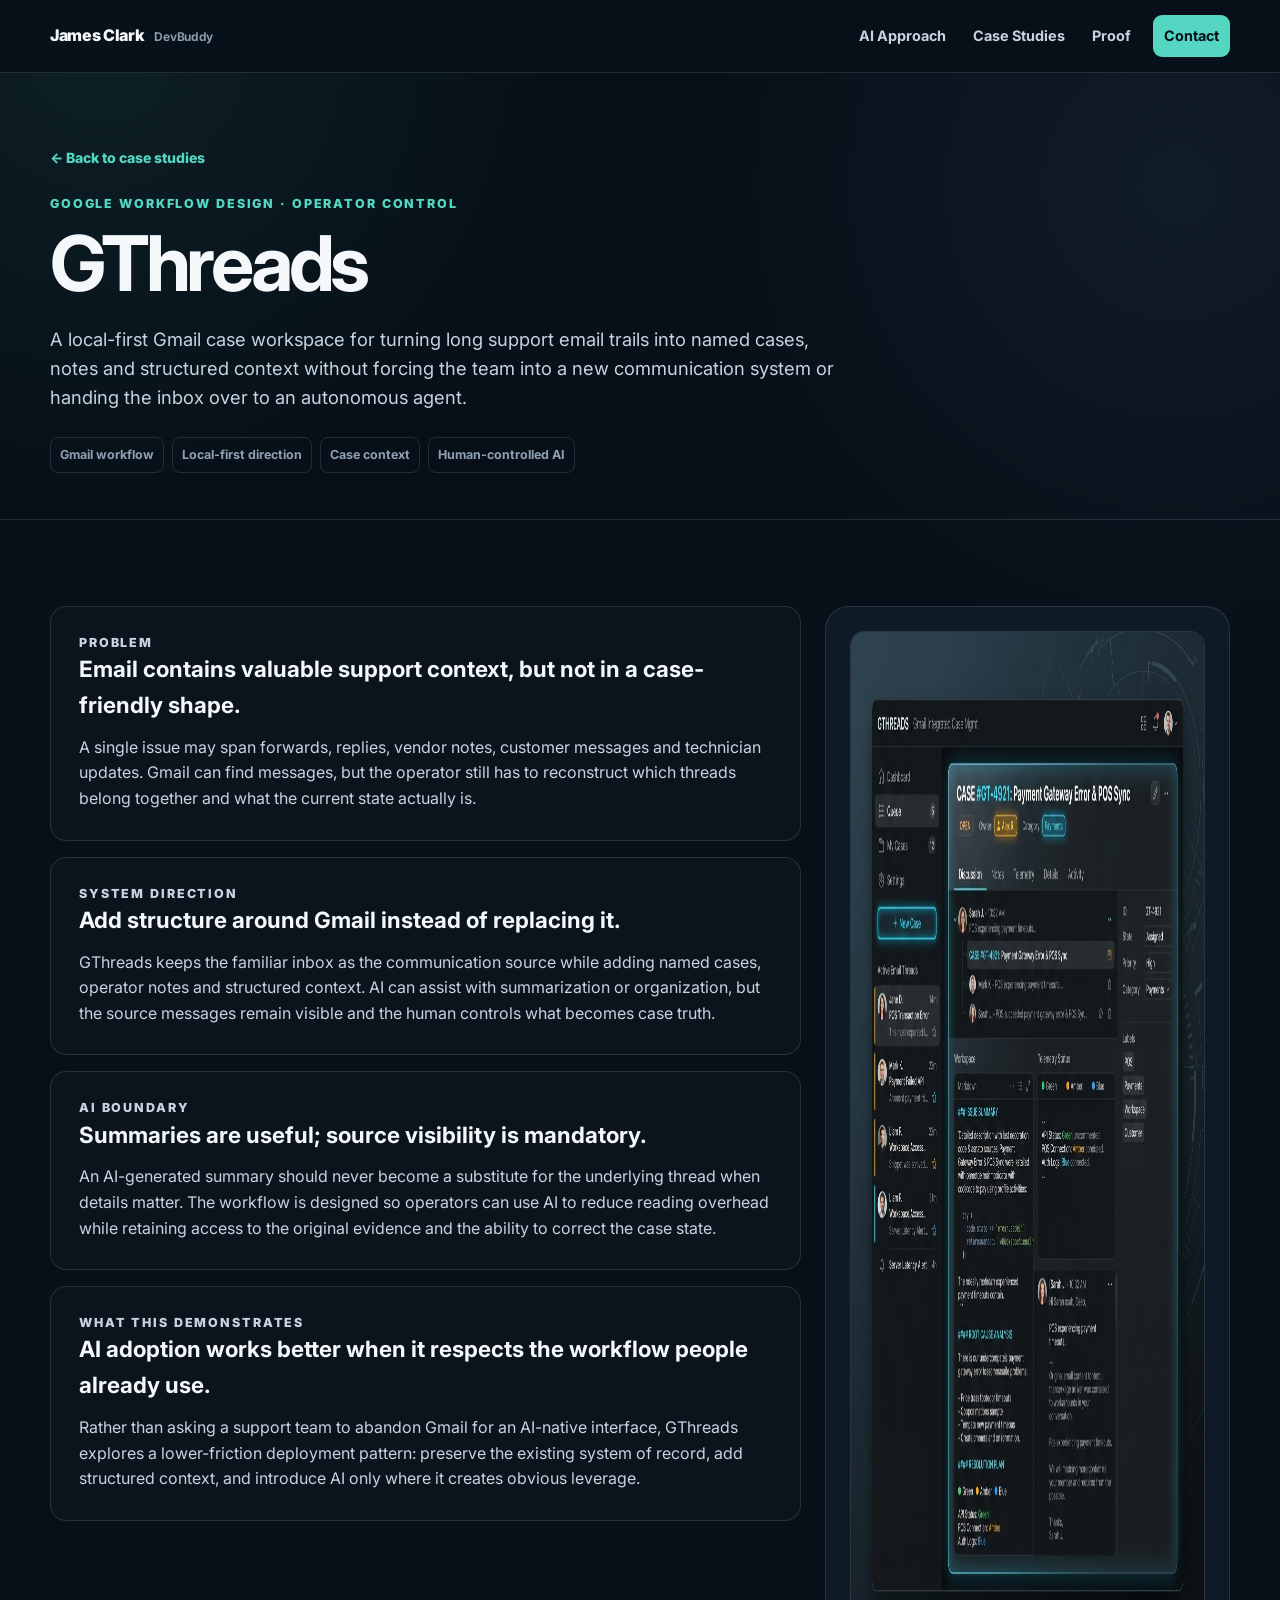
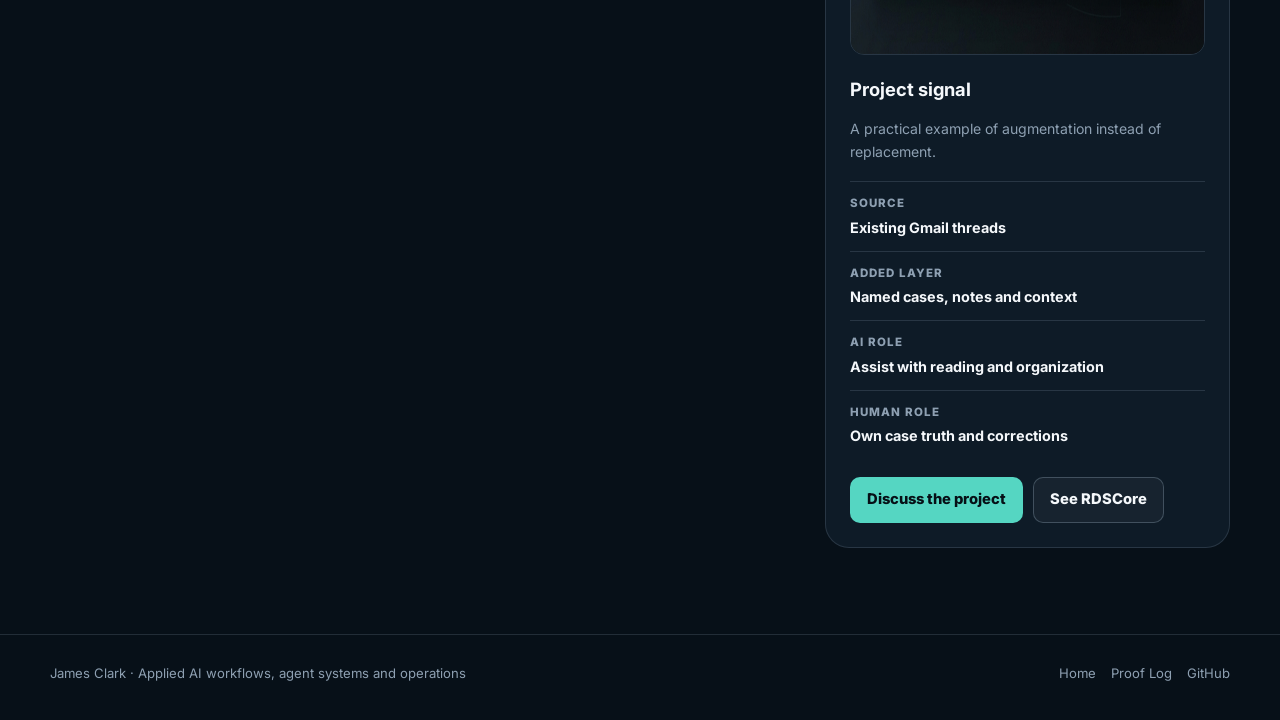
<file: projects/gthreads.html>
<!DOCTYPE html>
<html lang="en"><head><meta charset="UTF-8"><meta name="viewport" content="width=device-width, initial-scale=1.0"><title>GThreads — AI-Assisted Support Context | James Clark</title><meta name="description" content="GThreads is James Clark's local-first support case workspace for turning Gmail threads into structured cases while keeping the human operator in control."><meta name="author" content="James Clark"><meta name="robots" content="index, follow"><link rel="canonical" href="https://sinisterj12.github.io/projects/gthreads.html"><meta property="og:type" content="article"><meta property="og:title" content="GThreads — AI-Assisted Support Context | James Clark"><meta property="og:description" content="A local-first Gmail case workspace for structured support context and human-controlled AI assistance."><meta property="og:image" content="https://sinisterj12.github.io/assets/portfolio-previews/gthreads-preview.png"><meta name="twitter:card" content="summary_large_image"><link rel="preconnect" href="https://fonts.googleapis.com"><link rel="preconnect" href="https://fonts.gstatic.com" crossorigin><link href="https://fonts.googleapis.com/css2?family=Inter:wght@400;500;600;700;800&display=swap" rel="stylesheet"><link rel="stylesheet" href="../v2.css"></head><body>
<a class="skip-link" href="#main">Skip to main content</a><header class="site-header"><div class="container nav-wrap"><a class="brand" href="../index.html">James Clark <small>DevBuddy</small></a><nav class="nav" aria-label="Primary navigation"><a href="../index.html#approach">AI Approach</a><a href="../index.html#work">Case Studies</a><a href="../proof-log.html">Proof</a><a class="nav-cta" href="mailto:pctechclark@gmail.com">Contact</a></nav></div></header>
<main id="main" class="detail-main"><section class="detail-hero"><div class="container"><a class="crumb" href="../index.html#work">← Back to case studies</a><p class="kicker">Google workflow design · operator control</p><h1>GThreads</h1><p class="lede">A local-first Gmail case workspace for turning long support email trails into named cases, notes and structured context without forcing the team into a new communication system or handing the inbox over to an autonomous agent.</p><div class="detail-meta"><span>Gmail workflow</span><span>Local-first direction</span><span>Case context</span><span>Human-controlled AI</span></div></div></section>
<section class="section"><div class="container detail-grid"><div class="detail-stack">
<article class="detail-card"><p class="section-kicker">Problem</p><h2>Email contains valuable support context, but not in a case-friendly shape.</h2><p>A single issue may span forwards, replies, vendor notes, customer messages and technician updates. Gmail can find messages, but the operator still has to reconstruct which threads belong together and what the current state actually is.</p></article>
<article class="detail-card"><p class="section-kicker">System direction</p><h2>Add structure around Gmail instead of replacing it.</h2><p>GThreads keeps the familiar inbox as the communication source while adding named cases, operator notes and structured context. AI can assist with summarization or organization, but the source messages remain visible and the human controls what becomes case truth.</p></article>
<article class="detail-card"><p class="section-kicker">AI boundary</p><h2>Summaries are useful; source visibility is mandatory.</h2><p>An AI-generated summary should never become a substitute for the underlying thread when details matter. The workflow is designed so operators can use AI to reduce reading overhead while retaining access to the original evidence and the ability to correct the case state.</p></article>
<article class="detail-card"><p class="section-kicker">What this demonstrates</p><h2>AI adoption works better when it respects the workflow people already use.</h2><p>Rather than asking a support team to abandon Gmail for an AI-native interface, GThreads explores a lower-friction deployment pattern: preserve the existing system of record, add structured context, and introduce AI only where it creates obvious leverage.</p></article>
</div><aside class="detail-side"><img src="../assets/portfolio-previews/gthreads-preview.png" alt="GThreads support case workspace" width="1024" height="1024" style="border-radius:14px;border:1px solid var(--line);margin-bottom:20px;"><h2>Project signal</h2><p>A practical example of augmentation instead of replacement.</p><div class="mini-list"><div><span>Source</span><strong>Existing Gmail threads</strong></div><div><span>Added layer</span><strong>Named cases, notes and context</strong></div><div><span>AI role</span><strong>Assist with reading and organization</strong></div><div><span>Human role</span><strong>Own case truth and corrections</strong></div></div><div class="hero-actions"><a class="button button-primary" href="mailto:pctechclark@gmail.com">Discuss the project</a><a class="button button-secondary" href="rdscore.html">See RDSCore</a></div></aside></div></section></main>
<footer class="site-footer"><div class="container footer-row"><span>James Clark · Applied AI workflows, agent systems and operations</span><div class="footer-links"><a href="../index.html">Home</a><a href="../proof-log.html">Proof Log</a><a href="https://github.com/Sinisterj12" target="_blank" rel="me noreferrer">GitHub</a></div></div></footer></body></html>
</file>
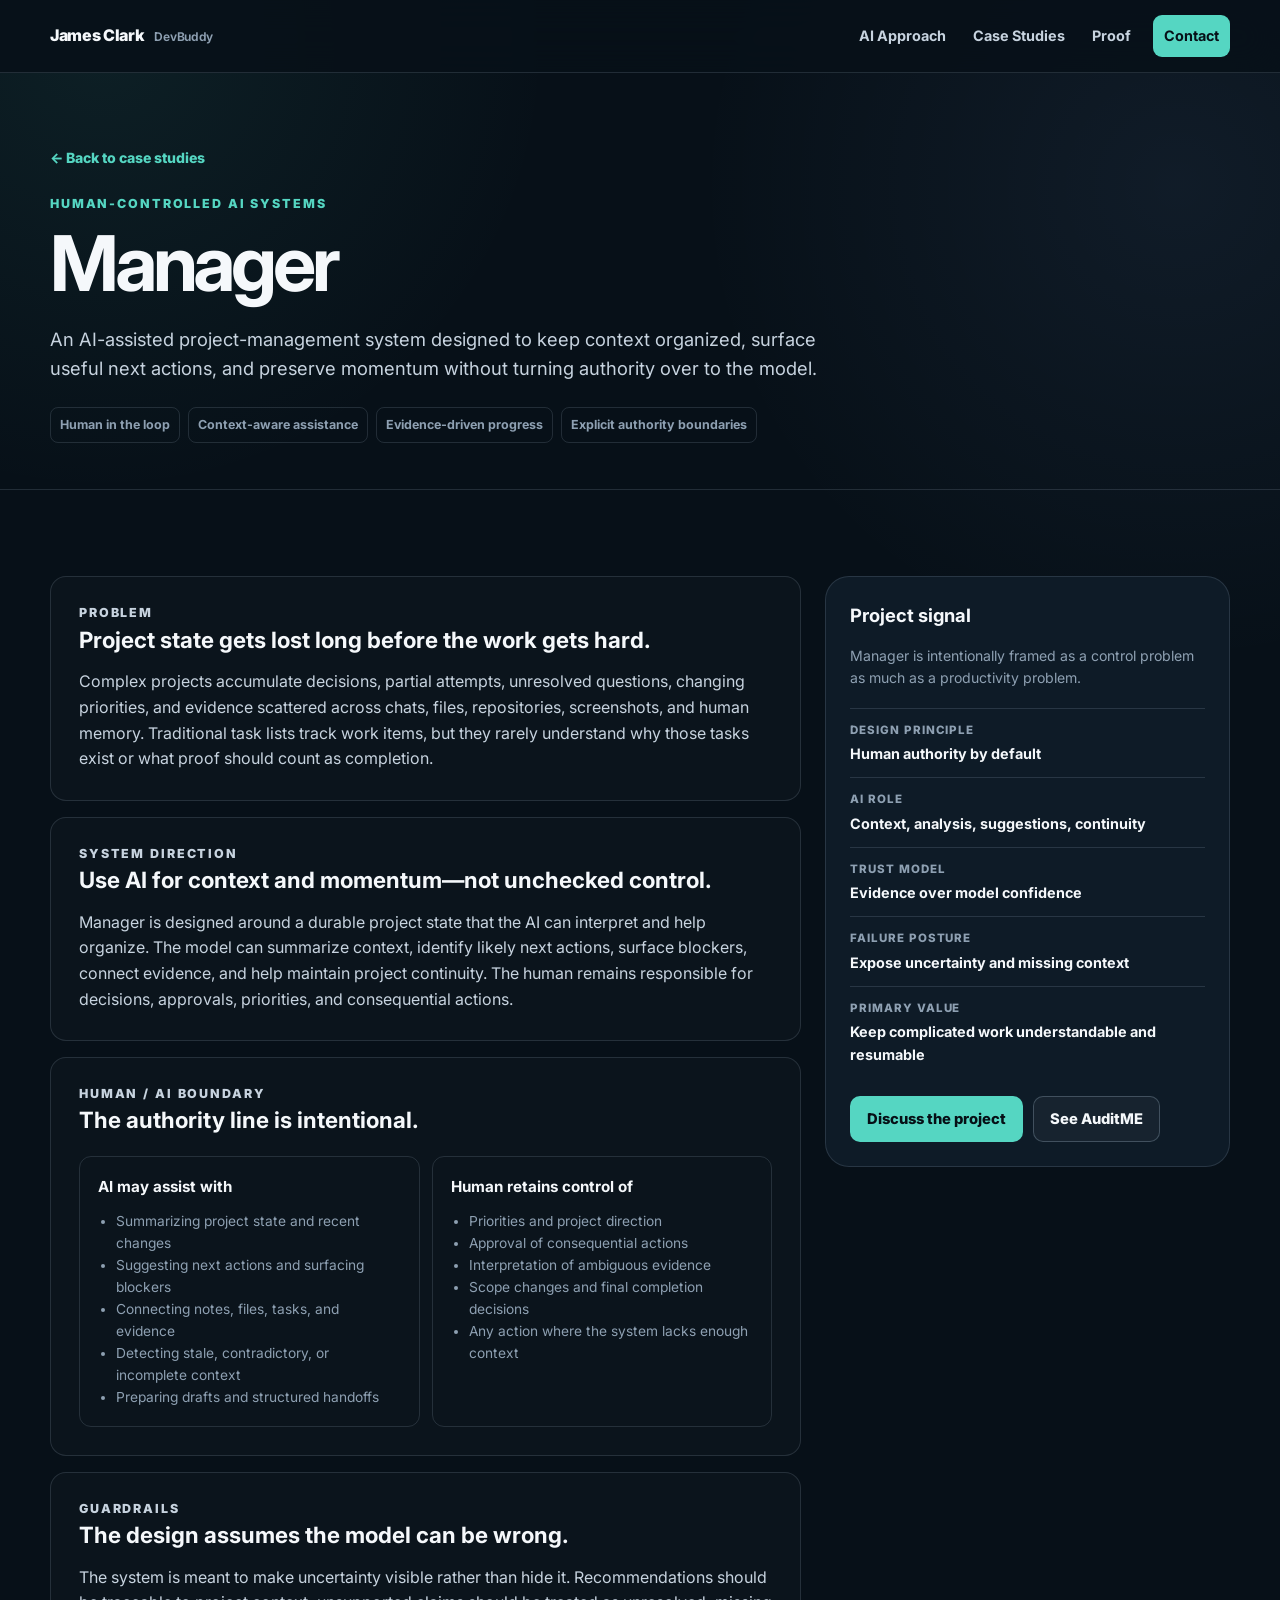
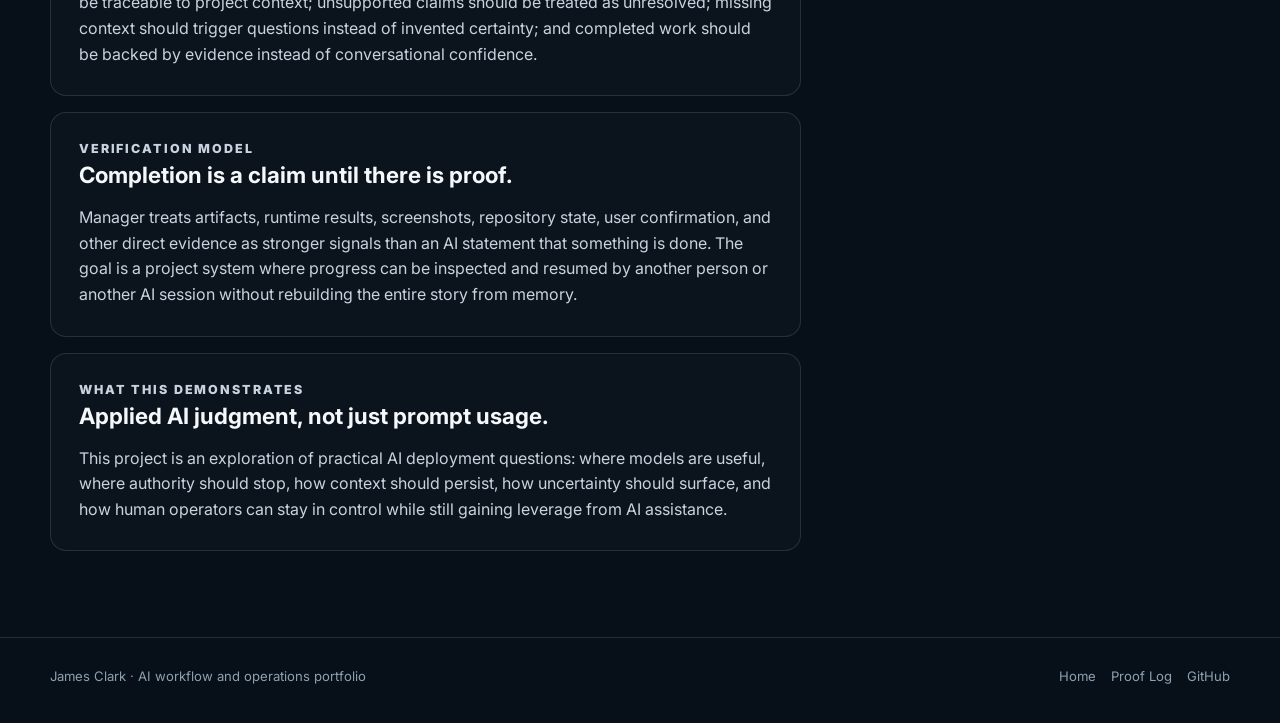
<file: projects/manager.html>
<!DOCTYPE html>
<html lang="en">
<head>
  <meta charset="UTF-8" />
  <meta name="viewport" content="width=device-width, initial-scale=1.0" />
  <title>Manager — Human-Controlled AI Project Management | James Clark</title>
  <meta name="description" content="Manager is James Clark's human-controlled AI project management concept: context-aware assistance, evidence-driven progress, explicit authority boundaries, and practical guardrails." />
  <meta name="author" content="James Clark" />
  <meta name="robots" content="index, follow" />
  <link rel="canonical" href="https://sinisterj12.github.io/projects/manager.html" />
  <meta property="og:type" content="article" />
  <meta property="og:title" content="Manager — Human-Controlled AI Project Management | James Clark" />
  <meta property="og:description" content="A project-management system designed to use AI for context and momentum without giving it uncontrolled authority." />
  <meta property="og:url" content="https://sinisterj12.github.io/projects/manager.html" />
  <meta property="og:image" content="https://sinisterj12.github.io/assets/james-clark-brainstorming.jpg" />
  <meta name="twitter:card" content="summary_large_image" />
  <link rel="preconnect" href="https://fonts.googleapis.com">
  <link rel="preconnect" href="https://fonts.gstatic.com" crossorigin>
  <link href="https://fonts.googleapis.com/css2?family=Inter:wght@400;500;600;700;800&display=swap" rel="stylesheet">
  <link rel="stylesheet" href="../v2.css" />
</head>
<body>
  <a class="skip-link" href="#main">Skip to main content</a>
  <header class="site-header">
    <div class="container nav-wrap">
      <a class="brand" href="../index.html">James Clark <small>DevBuddy</small></a>
      <nav class="nav" aria-label="Primary navigation">
        <a href="../index.html#approach">AI Approach</a>
        <a href="../index.html#work">Case Studies</a>
        <a href="../proof-log.html">Proof</a>
        <a class="nav-cta" href="mailto:pctechclark@gmail.com">Contact</a>
      </nav>
    </div>
  </header>

  <main id="main" class="detail-main">
    <section class="detail-hero">
      <div class="container">
        <a class="crumb" href="../index.html#work">← Back to case studies</a>
        <p class="kicker">Human-controlled AI systems</p>
        <h1>Manager</h1>
        <p class="lede">An AI-assisted project-management system designed to keep context organized, surface useful next actions, and preserve momentum without turning authority over to the model.</p>
        <div class="detail-meta" aria-label="Project attributes">
          <span>Human in the loop</span>
          <span>Context-aware assistance</span>
          <span>Evidence-driven progress</span>
          <span>Explicit authority boundaries</span>
        </div>
      </div>
    </section>

    <section class="section">
      <div class="container detail-grid">
        <div class="detail-stack">
          <article class="detail-card">
            <p class="section-kicker">Problem</p>
            <h2>Project state gets lost long before the work gets hard.</h2>
            <p>Complex projects accumulate decisions, partial attempts, unresolved questions, changing priorities, and evidence scattered across chats, files, repositories, screenshots, and human memory. Traditional task lists track work items, but they rarely understand why those tasks exist or what proof should count as completion.</p>
          </article>

          <article class="detail-card">
            <p class="section-kicker">System direction</p>
            <h2>Use AI for context and momentum—not unchecked control.</h2>
            <p>Manager is designed around a durable project state that the AI can interpret and help organize. The model can summarize context, identify likely next actions, surface blockers, connect evidence, and help maintain project continuity. The human remains responsible for decisions, approvals, priorities, and consequential actions.</p>
          </article>

          <article class="detail-card">
            <p class="section-kicker">Human / AI boundary</p>
            <h2>The authority line is intentional.</h2>
            <div class="boundary-grid">
              <div class="boundary">
                <h3>AI may assist with</h3>
                <ul>
                  <li>Summarizing project state and recent changes</li>
                  <li>Suggesting next actions and surfacing blockers</li>
                  <li>Connecting notes, files, tasks, and evidence</li>
                  <li>Detecting stale, contradictory, or incomplete context</li>
                  <li>Preparing drafts and structured handoffs</li>
                </ul>
              </div>
              <div class="boundary">
                <h3>Human retains control of</h3>
                <ul>
                  <li>Priorities and project direction</li>
                  <li>Approval of consequential actions</li>
                  <li>Interpretation of ambiguous evidence</li>
                  <li>Scope changes and final completion decisions</li>
                  <li>Any action where the system lacks enough context</li>
                </ul>
              </div>
            </div>
          </article>

          <article class="detail-card">
            <p class="section-kicker">Guardrails</p>
            <h2>The design assumes the model can be wrong.</h2>
            <p>The system is meant to make uncertainty visible rather than hide it. Recommendations should be traceable to project context; unsupported claims should be treated as unresolved; missing context should trigger questions instead of invented certainty; and completed work should be backed by evidence instead of conversational confidence.</p>
          </article>

          <article class="detail-card">
            <p class="section-kicker">Verification model</p>
            <h2>Completion is a claim until there is proof.</h2>
            <p>Manager treats artifacts, runtime results, screenshots, repository state, user confirmation, and other direct evidence as stronger signals than an AI statement that something is done. The goal is a project system where progress can be inspected and resumed by another person or another AI session without rebuilding the entire story from memory.</p>
          </article>

          <article class="detail-card">
            <p class="section-kicker">What this demonstrates</p>
            <h2>Applied AI judgment, not just prompt usage.</h2>
            <p>This project is an exploration of practical AI deployment questions: where models are useful, where authority should stop, how context should persist, how uncertainty should surface, and how human operators can stay in control while still gaining leverage from AI assistance.</p>
          </article>
        </div>

        <aside class="detail-side" aria-label="Manager project summary">
          <h2>Project signal</h2>
          <p>Manager is intentionally framed as a control problem as much as a productivity problem.</p>
          <div class="mini-list">
            <div><span>Design principle</span><strong>Human authority by default</strong></div>
            <div><span>AI role</span><strong>Context, analysis, suggestions, continuity</strong></div>
            <div><span>Trust model</span><strong>Evidence over model confidence</strong></div>
            <div><span>Failure posture</span><strong>Expose uncertainty and missing context</strong></div>
            <div><span>Primary value</span><strong>Keep complicated work understandable and resumable</strong></div>
          </div>
          <div class="hero-actions">
            <a class="button button-primary" href="mailto:pctechclark@gmail.com">Discuss the project</a>
            <a class="button button-secondary" href="auditme-codexsystem.html">See AuditME</a>
          </div>
        </aside>
      </div>
    </section>
  </main>

  <footer class="site-footer">
    <div class="container footer-row">
      <span>James Clark · AI workflow and operations portfolio</span>
      <div class="footer-links">
        <a href="../index.html">Home</a>
        <a href="../proof-log.html">Proof Log</a>
        <a href="https://github.com/Sinisterj12" target="_blank" rel="me noreferrer">GitHub</a>
      </div>
    </div>
  </footer>
</body>
</html>
</file>
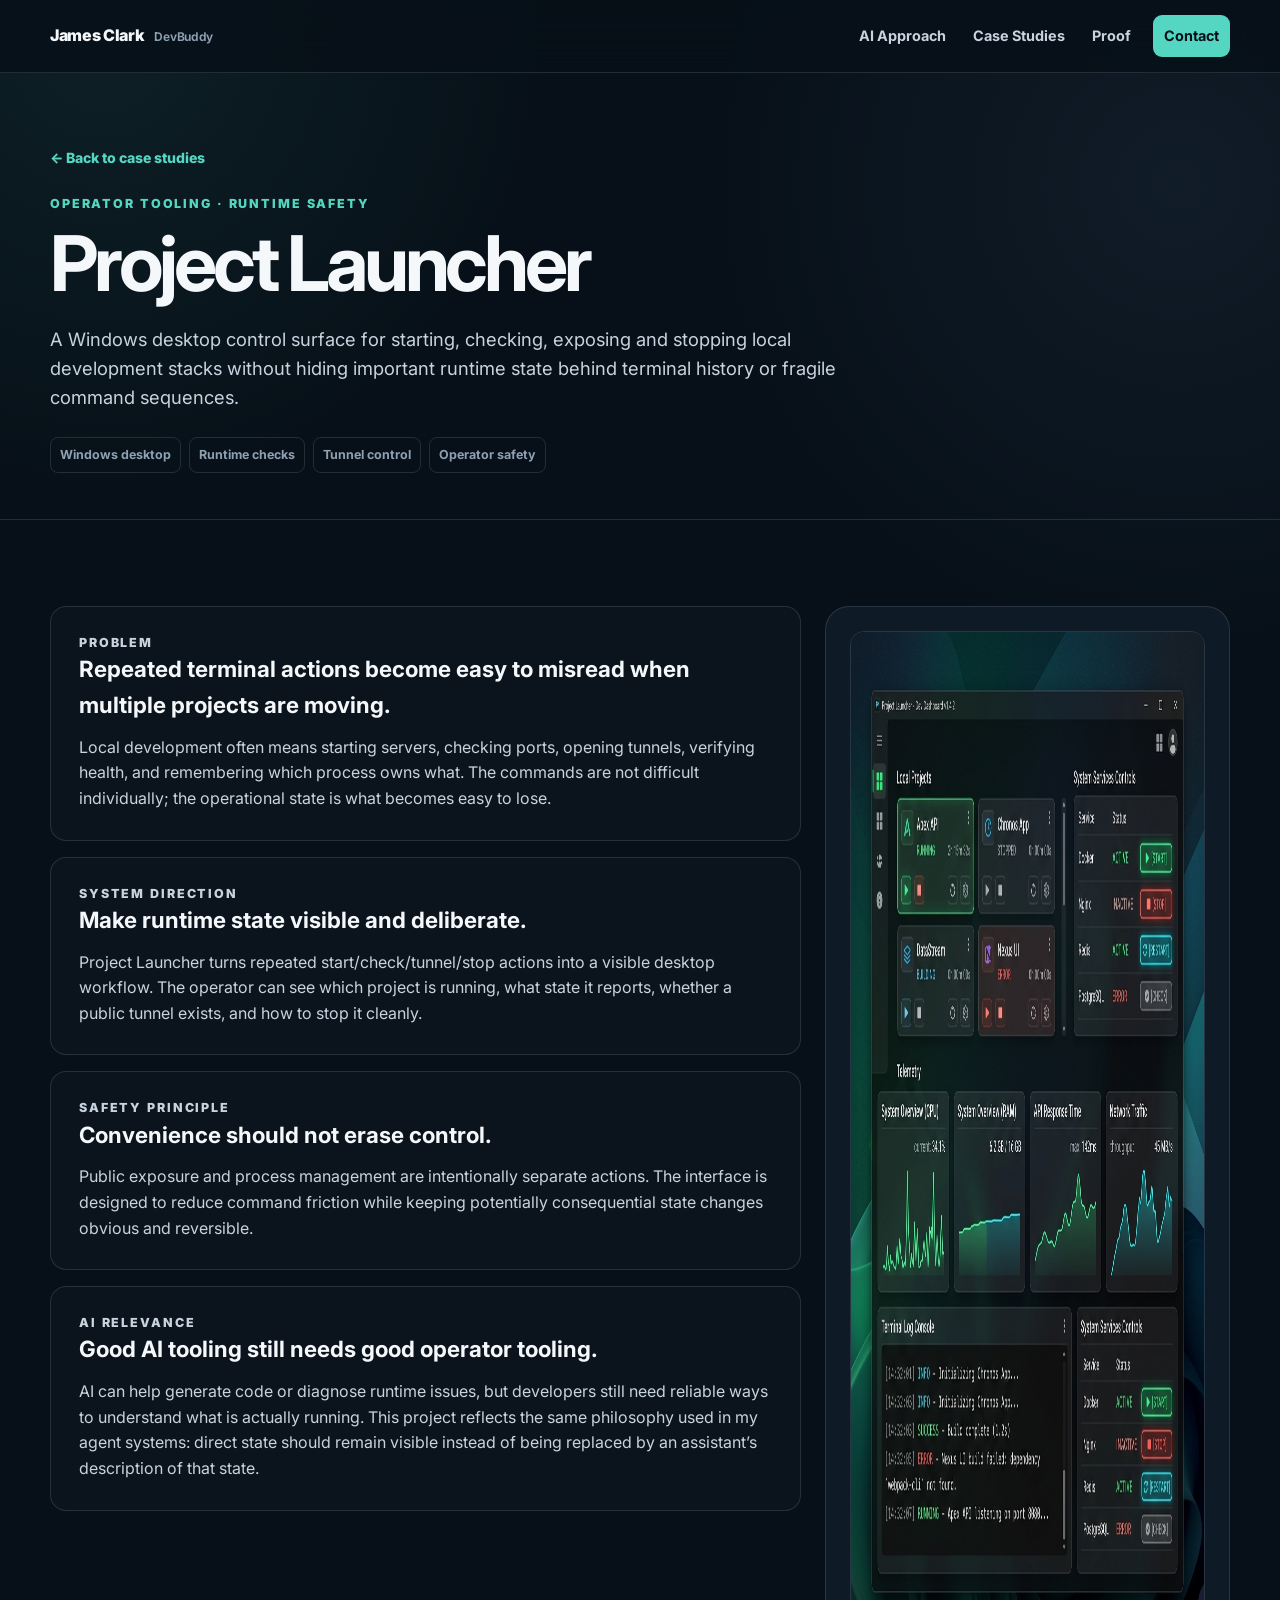
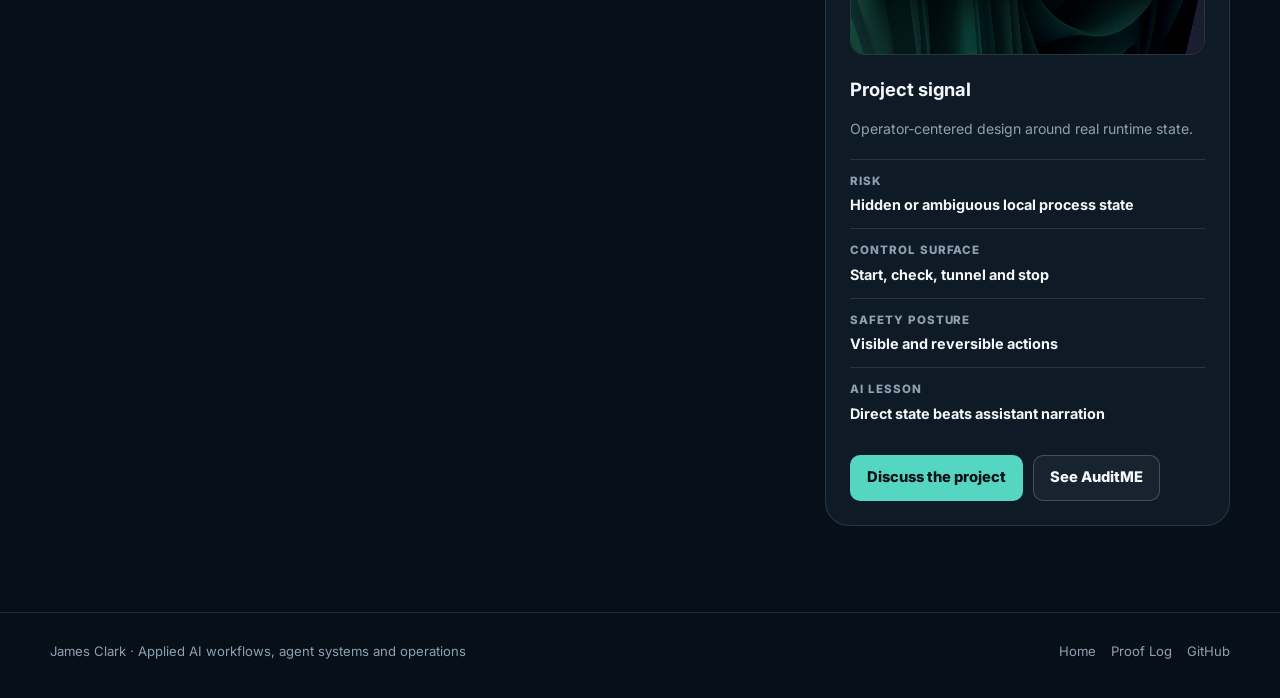
<file: projects/project-launcher.html>
<!DOCTYPE html>
<html lang="en"><head><meta charset="UTF-8"><meta name="viewport" content="width=device-width, initial-scale=1.0"><title>Project Launcher — Human-Visible Runtime Control | James Clark</title><meta name="description" content="Project Launcher is James Clark's Windows control surface for local development stacks, with visible runtime state, deliberate tunnel exposure, and operator-centered safety."><meta name="author" content="James Clark"><meta name="robots" content="index, follow"><link rel="canonical" href="https://sinisterj12.github.io/projects/project-launcher.html"><meta property="og:type" content="article"><meta property="og:title" content="Project Launcher — Human-Visible Runtime Control | James Clark"><meta property="og:description" content="A desktop control surface for making local runtime state visible, deliberate and stoppable."><meta property="og:image" content="https://sinisterj12.github.io/assets/portfolio-previews/project-launcher-preview.png"><meta name="twitter:card" content="summary_large_image"><link rel="preconnect" href="https://fonts.googleapis.com"><link rel="preconnect" href="https://fonts.gstatic.com" crossorigin><link href="https://fonts.googleapis.com/css2?family=Inter:wght@400;500;600;700;800&display=swap" rel="stylesheet"><link rel="stylesheet" href="../v2.css"></head><body>
<a class="skip-link" href="#main">Skip to main content</a><header class="site-header"><div class="container nav-wrap"><a class="brand" href="../index.html">James Clark <small>DevBuddy</small></a><nav class="nav" aria-label="Primary navigation"><a href="../index.html#approach">AI Approach</a><a href="../index.html#work">Case Studies</a><a href="../proof-log.html">Proof</a><a class="nav-cta" href="mailto:pctechclark@gmail.com">Contact</a></nav></div></header>
<main id="main" class="detail-main"><section class="detail-hero"><div class="container"><a class="crumb" href="../index.html#work">← Back to case studies</a><p class="kicker">Operator tooling · runtime safety</p><h1>Project Launcher</h1><p class="lede">A Windows desktop control surface for starting, checking, exposing and stopping local development stacks without hiding important runtime state behind terminal history or fragile command sequences.</p><div class="detail-meta"><span>Windows desktop</span><span>Runtime checks</span><span>Tunnel control</span><span>Operator safety</span></div></div></section>
<section class="section"><div class="container detail-grid"><div class="detail-stack">
<article class="detail-card"><p class="section-kicker">Problem</p><h2>Repeated terminal actions become easy to misread when multiple projects are moving.</h2><p>Local development often means starting servers, checking ports, opening tunnels, verifying health, and remembering which process owns what. The commands are not difficult individually; the operational state is what becomes easy to lose.</p></article>
<article class="detail-card"><p class="section-kicker">System direction</p><h2>Make runtime state visible and deliberate.</h2><p>Project Launcher turns repeated start/check/tunnel/stop actions into a visible desktop workflow. The operator can see which project is running, what state it reports, whether a public tunnel exists, and how to stop it cleanly.</p></article>
<article class="detail-card"><p class="section-kicker">Safety principle</p><h2>Convenience should not erase control.</h2><p>Public exposure and process management are intentionally separate actions. The interface is designed to reduce command friction while keeping potentially consequential state changes obvious and reversible.</p></article>
<article class="detail-card"><p class="section-kicker">AI relevance</p><h2>Good AI tooling still needs good operator tooling.</h2><p>AI can help generate code or diagnose runtime issues, but developers still need reliable ways to understand what is actually running. This project reflects the same philosophy used in my agent systems: direct state should remain visible instead of being replaced by an assistant’s description of that state.</p></article>
</div><aside class="detail-side"><img src="../assets/portfolio-previews/project-launcher-preview.png" alt="Project Launcher desktop control panel" width="1024" height="1024" style="border-radius:14px;border:1px solid var(--line);margin-bottom:20px;"><h2>Project signal</h2><p>Operator-centered design around real runtime state.</p><div class="mini-list"><div><span>Risk</span><strong>Hidden or ambiguous local process state</strong></div><div><span>Control surface</span><strong>Start, check, tunnel and stop</strong></div><div><span>Safety posture</span><strong>Visible and reversible actions</strong></div><div><span>AI lesson</span><strong>Direct state beats assistant narration</strong></div></div><div class="hero-actions"><a class="button button-primary" href="mailto:pctechclark@gmail.com">Discuss the project</a><a class="button button-secondary" href="auditme-codexsystem.html">See AuditME</a></div></aside></div></section></main>
<footer class="site-footer"><div class="container footer-row"><span>James Clark · Applied AI workflows, agent systems and operations</span><div class="footer-links"><a href="../index.html">Home</a><a href="../proof-log.html">Proof Log</a><a href="https://github.com/Sinisterj12" target="_blank" rel="me noreferrer">GitHub</a></div></div></footer></body></html>
</file>
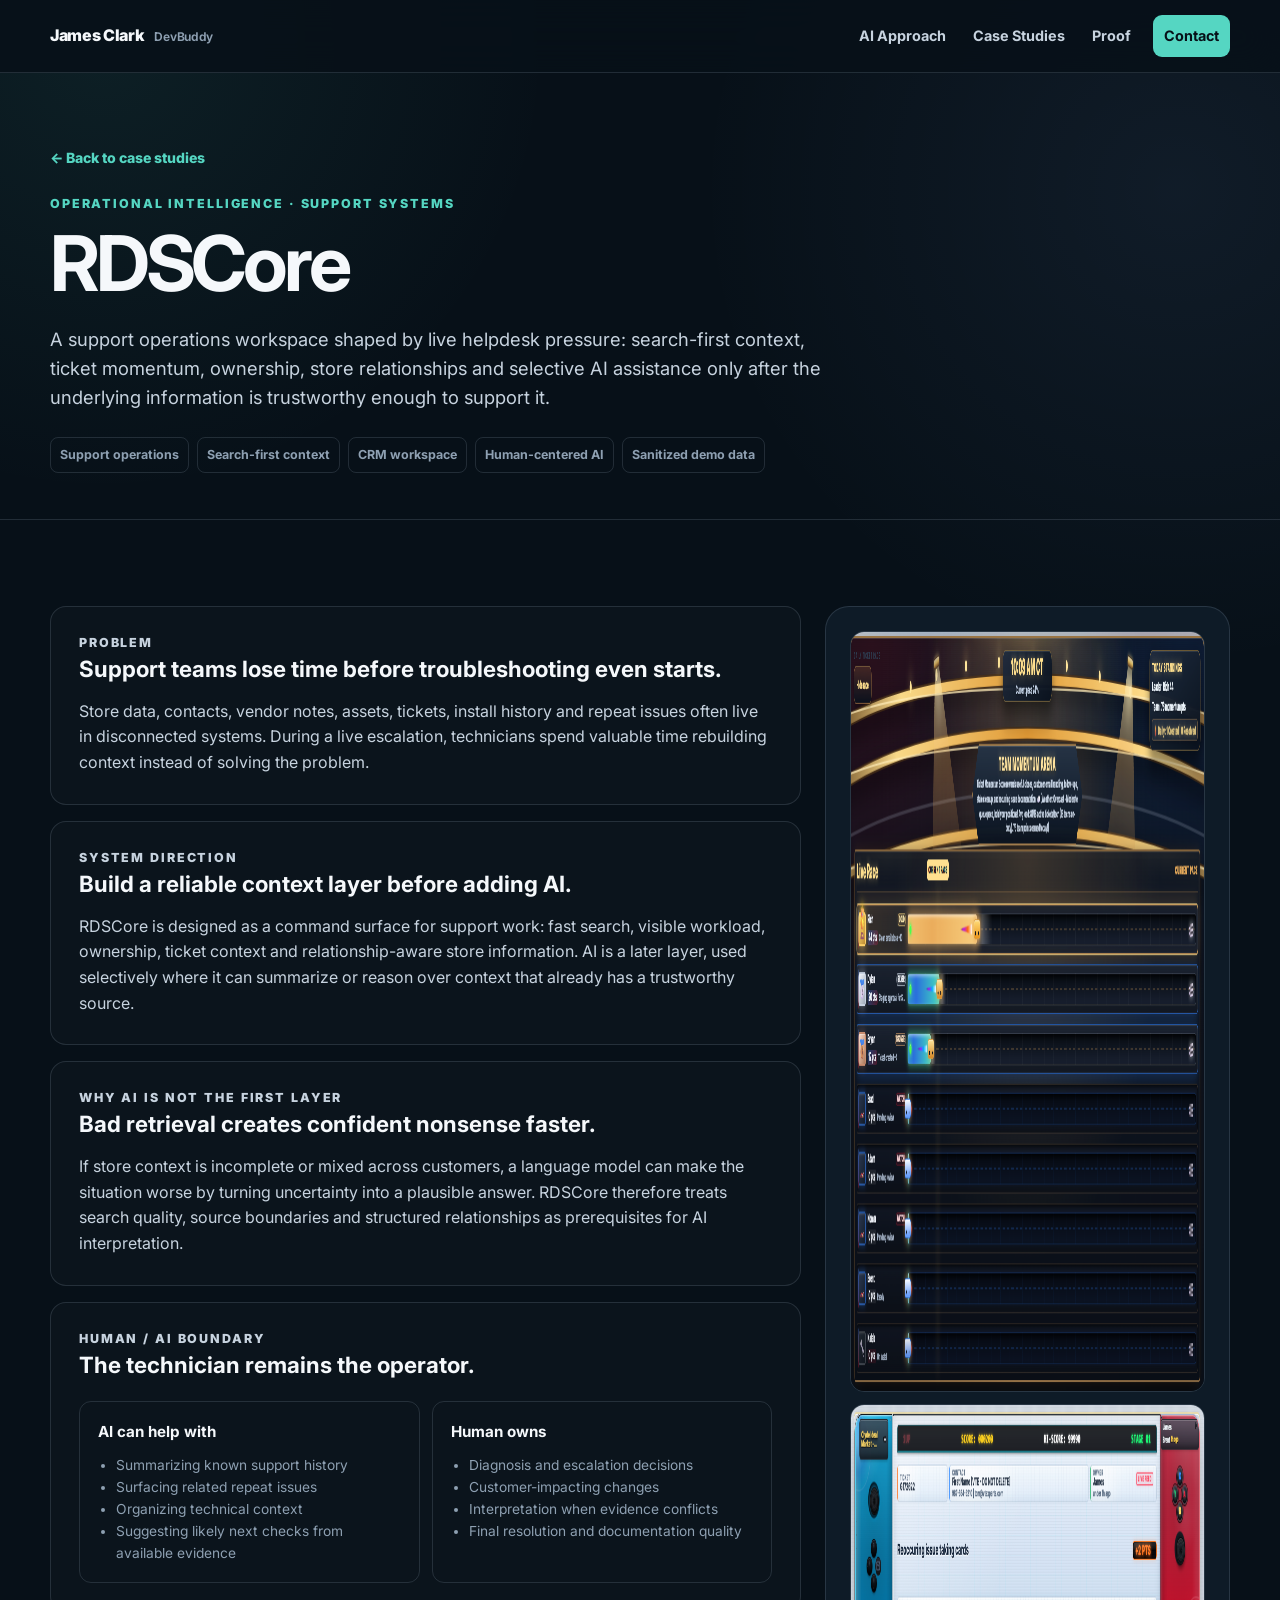
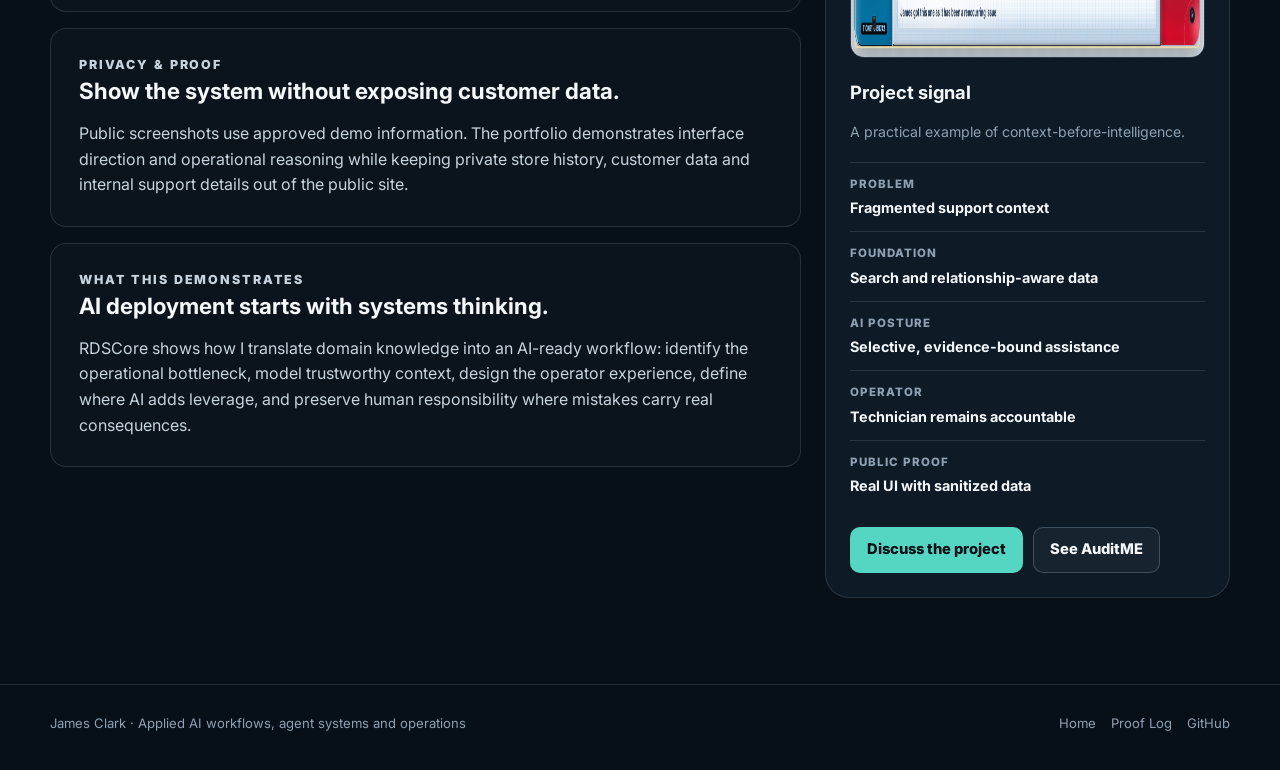
<file: projects/rdscore.html>
<!DOCTYPE html>
<html lang="en"><head><meta charset="UTF-8"><meta name="viewport" content="width=device-width, initial-scale=1.0"><title>RDSCore — AI-Assisted Support Operations | James Clark</title><meta name="description" content="RDSCore is James Clark's search-first support operations workspace combining trustworthy context, live support workflow design, and selective AI assistance."><meta name="author" content="James Clark"><meta name="robots" content="index, follow"><link rel="canonical" href="https://sinisterj12.github.io/projects/rdscore.html"><meta property="og:type" content="article"><meta property="og:title" content="RDSCore — AI-Assisted Support Operations | James Clark"><meta property="og:description" content="A search-first support operations workspace where trustworthy context comes before AI interpretation."><meta property="og:image" content="https://sinisterj12.github.io/assets/portfolio-previews/rdscore-live-race-demo.png"><meta name="twitter:card" content="summary_large_image"><link rel="preconnect" href="https://fonts.googleapis.com"><link rel="preconnect" href="https://fonts.gstatic.com" crossorigin><link href="https://fonts.googleapis.com/css2?family=Inter:wght@400;500;600;700;800&display=swap" rel="stylesheet"><link rel="stylesheet" href="../v2.css"></head><body>
<a class="skip-link" href="#main">Skip to main content</a><header class="site-header"><div class="container nav-wrap"><a class="brand" href="../index.html">James Clark <small>DevBuddy</small></a><nav class="nav" aria-label="Primary navigation"><a href="../index.html#approach">AI Approach</a><a href="../index.html#work">Case Studies</a><a href="../proof-log.html">Proof</a><a class="nav-cta" href="mailto:pctechclark@gmail.com">Contact</a></nav></div></header>
<main id="main" class="detail-main"><section class="detail-hero"><div class="container"><a class="crumb" href="../index.html#work">← Back to case studies</a><p class="kicker">Operational intelligence · support systems</p><h1>RDSCore</h1><p class="lede">A support operations workspace shaped by live helpdesk pressure: search-first context, ticket momentum, ownership, store relationships and selective AI assistance only after the underlying information is trustworthy enough to support it.</p><div class="detail-meta"><span>Support operations</span><span>Search-first context</span><span>CRM workspace</span><span>Human-centered AI</span><span>Sanitized demo data</span></div></div></section>
<section class="section"><div class="container detail-grid"><div class="detail-stack">
<article class="detail-card"><p class="section-kicker">Problem</p><h2>Support teams lose time before troubleshooting even starts.</h2><p>Store data, contacts, vendor notes, assets, tickets, install history and repeat issues often live in disconnected systems. During a live escalation, technicians spend valuable time rebuilding context instead of solving the problem.</p></article>
<article class="detail-card"><p class="section-kicker">System direction</p><h2>Build a reliable context layer before adding AI.</h2><p>RDSCore is designed as a command surface for support work: fast search, visible workload, ownership, ticket context and relationship-aware store information. AI is a later layer, used selectively where it can summarize or reason over context that already has a trustworthy source.</p></article>
<article class="detail-card"><p class="section-kicker">Why AI is not the first layer</p><h2>Bad retrieval creates confident nonsense faster.</h2><p>If store context is incomplete or mixed across customers, a language model can make the situation worse by turning uncertainty into a plausible answer. RDSCore therefore treats search quality, source boundaries and structured relationships as prerequisites for AI interpretation.</p></article>
<article class="detail-card"><p class="section-kicker">Human / AI boundary</p><h2>The technician remains the operator.</h2><div class="boundary-grid"><div class="boundary"><h3>AI can help with</h3><ul><li>Summarizing known support history</li><li>Surfacing related repeat issues</li><li>Organizing technical context</li><li>Suggesting likely next checks from available evidence</li></ul></div><div class="boundary"><h3>Human owns</h3><ul><li>Diagnosis and escalation decisions</li><li>Customer-impacting changes</li><li>Interpretation when evidence conflicts</li><li>Final resolution and documentation quality</li></ul></div></div></article>
<article class="detail-card"><p class="section-kicker">Privacy & proof</p><h2>Show the system without exposing customer data.</h2><p>Public screenshots use approved demo information. The portfolio demonstrates interface direction and operational reasoning while keeping private store history, customer data and internal support details out of the public site.</p></article>
<article class="detail-card"><p class="section-kicker">What this demonstrates</p><h2>AI deployment starts with systems thinking.</h2><p>RDSCore shows how I translate domain knowledge into an AI-ready workflow: identify the operational bottleneck, model trustworthy context, design the operator experience, define where AI adds leverage, and preserve human responsibility where mistakes carry real consequences.</p></article>
</div><aside class="detail-side"><img src="../assets/portfolio-previews/rdscore-live-race-demo.png" alt="RDSCore live operations dashboard using demo data" width="1600" height="761" style="border-radius:14px;border:1px solid var(--line);margin-bottom:12px;"><img src="../assets/portfolio-previews/rdscore-priority-ticket-demo.png" alt="RDSCore priority action deck using demo data" width="1134" height="254" style="border-radius:14px;border:1px solid var(--line);margin-bottom:20px;"><h2>Project signal</h2><p>A practical example of context-before-intelligence.</p><div class="mini-list"><div><span>Problem</span><strong>Fragmented support context</strong></div><div><span>Foundation</span><strong>Search and relationship-aware data</strong></div><div><span>AI posture</span><strong>Selective, evidence-bound assistance</strong></div><div><span>Operator</span><strong>Technician remains accountable</strong></div><div><span>Public proof</span><strong>Real UI with sanitized data</strong></div></div><div class="hero-actions"><a class="button button-primary" href="mailto:pctechclark@gmail.com">Discuss the project</a><a class="button button-secondary" href="auditme-codexsystem.html">See AuditME</a></div></aside></div></section></main>
<footer class="site-footer"><div class="container footer-row"><span>James Clark · Applied AI workflows, agent systems and operations</span><div class="footer-links"><a href="../index.html">Home</a><a href="../proof-log.html">Proof Log</a><a href="https://github.com/Sinisterj12" target="_blank" rel="me noreferrer">GitHub</a></div></div></footer></body></html>
</file>
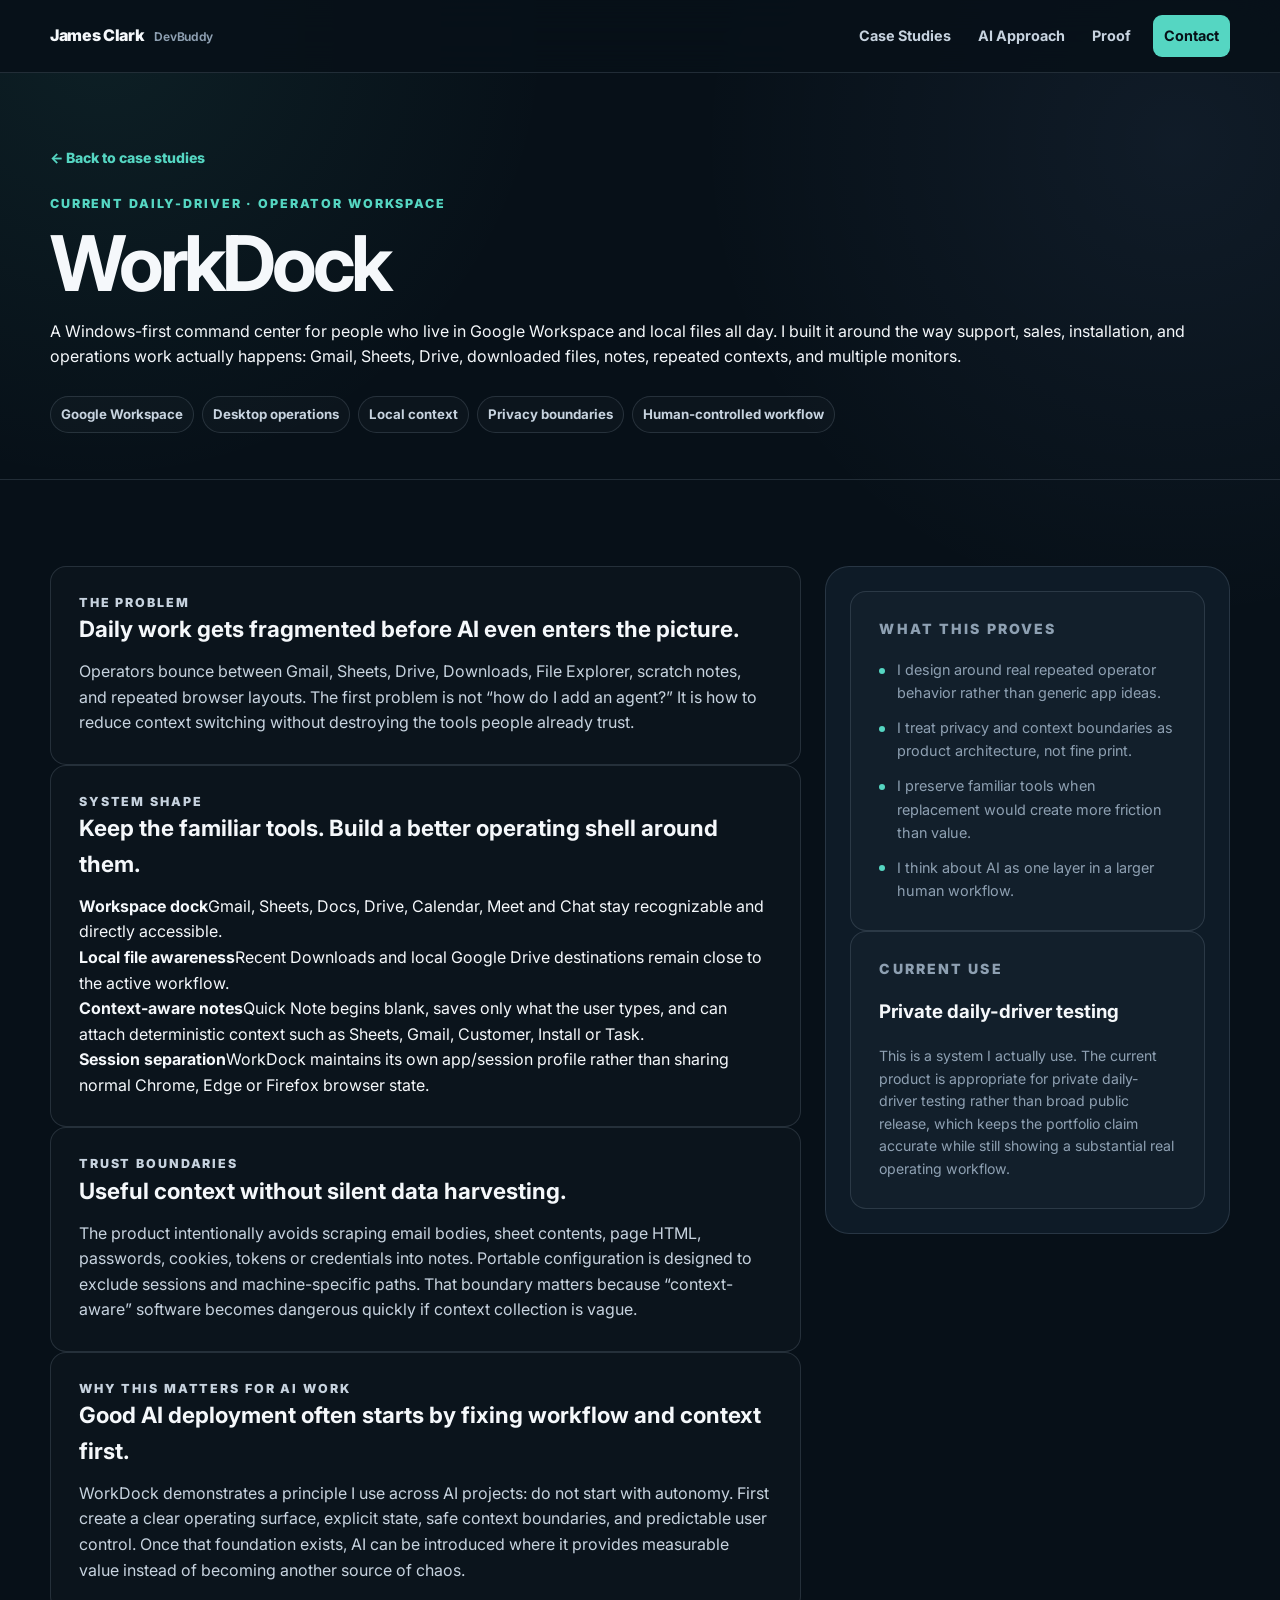
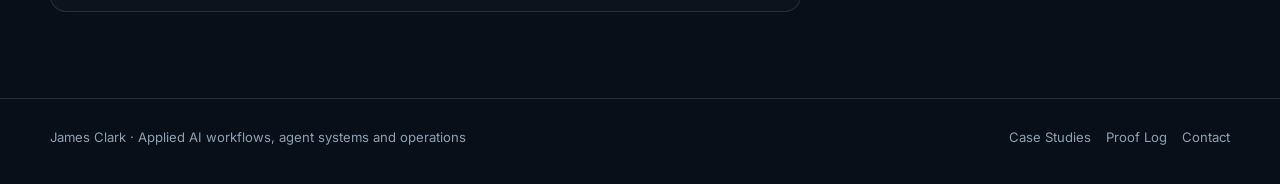
<file: projects/workdock.html>
<!DOCTYPE html>
<html lang="en">
<head>
  <meta charset="UTF-8" />
  <meta name="viewport" content="width=device-width, initial-scale=1.0" />
  <title>WorkDock | James Clark Applied AI Portfolio</title>
  <meta name="description" content="WorkDock is James Clark's Windows-first command center for Google Workspace-heavy operations, local files, notes, and repeated desktop workflows with explicit privacy and session boundaries." />
  <meta name="author" content="James Clark" />
  <meta name="robots" content="index, follow" />
  <link rel="canonical" href="https://sinisterj12.github.io/projects/workdock.html" />
  <meta property="og:type" content="article" />
  <meta property="og:title" content="WorkDock | James Clark Applied AI Portfolio" />
  <meta property="og:description" content="A Windows-first Google Workspace command center designed around real operator workflow, local context, privacy boundaries, and focused daily use." />
  <meta property="og:url" content="https://sinisterj12.github.io/projects/workdock.html" />
  <meta property="og:image" content="https://sinisterj12.github.io/assets/james-clark-brainstorming.jpg" />
  <link rel="icon" type="image/jpeg" href="../assets/james-clark-brainstorming.jpg" />
  <link rel="preconnect" href="https://fonts.googleapis.com">
  <link rel="preconnect" href="https://fonts.gstatic.com" crossorigin>
  <link href="https://fonts.googleapis.com/css2?family=Inter:wght@400;500;600;700;800&display=swap" rel="stylesheet">
  <link rel="stylesheet" href="../v2.css" />
</head>
<body>
  <a class="skip-link" href="#main">Skip to main content</a>
  <header class="site-header">
    <div class="container nav-wrap">
      <a class="brand" href="../index.html#top">James Clark <small>DevBuddy</small></a>
      <nav class="nav" aria-label="Primary navigation">
        <a href="../index.html#work">Case Studies</a>
        <a href="../index.html#approach">AI Approach</a>
        <a href="../proof-log.html">Proof</a>
        <a class="nav-cta" href="mailto:pctechclark@gmail.com">Contact</a>
      </nav>
    </div>
  </header>

  <main id="main" class="detail-main">
    <section class="detail-hero">
      <div class="container">
        <a class="crumb" href="../index.html#work">← Back to case studies</a>
        <p class="section-kicker">Current daily-driver · operator workspace</p>
        <h1>WorkDock</h1>
        <p class="detail-lede">A Windows-first command center for people who live in Google Workspace and local files all day. I built it around the way support, sales, installation, and operations work actually happens: Gmail, Sheets, Drive, downloaded files, notes, repeated contexts, and multiple monitors.</p>
        <div class="role-line"><span>Google Workspace</span><span>Desktop operations</span><span>Local context</span><span>Privacy boundaries</span><span>Human-controlled workflow</span></div>
      </div>
    </section>

    <section class="section">
      <div class="container detail-grid">
        <div>
          <article class="detail-card">
            <p class="section-kicker">The problem</p>
            <h2>Daily work gets fragmented before AI even enters the picture.</h2>
            <p>Operators bounce between Gmail, Sheets, Drive, Downloads, File Explorer, scratch notes, and repeated browser layouts. The first problem is not “how do I add an agent?” It is how to reduce context switching without destroying the tools people already trust.</p>
          </article>

          <article class="detail-card">
            <p class="section-kicker">System shape</p>
            <h2>Keep the familiar tools. Build a better operating shell around them.</h2>
            <div class="detail-list">
              <div><strong>Workspace dock</strong><span>Gmail, Sheets, Docs, Drive, Calendar, Meet and Chat stay recognizable and directly accessible.</span></div>
              <div><strong>Local file awareness</strong><span>Recent Downloads and local Google Drive destinations remain close to the active workflow.</span></div>
              <div><strong>Context-aware notes</strong><span>Quick Note begins blank, saves only what the user types, and can attach deterministic context such as Sheets, Gmail, Customer, Install or Task.</span></div>
              <div><strong>Session separation</strong><span>WorkDock maintains its own app/session profile rather than sharing normal Chrome, Edge or Firefox browser state.</span></div>
            </div>
          </article>

          <article class="detail-card">
            <p class="section-kicker">Trust boundaries</p>
            <h2>Useful context without silent data harvesting.</h2>
            <p>The product intentionally avoids scraping email bodies, sheet contents, page HTML, passwords, cookies, tokens or credentials into notes. Portable configuration is designed to exclude sessions and machine-specific paths. That boundary matters because “context-aware” software becomes dangerous quickly if context collection is vague.</p>
          </article>

          <article class="detail-card">
            <p class="section-kicker">Why this matters for AI work</p>
            <h2>Good AI deployment often starts by fixing workflow and context first.</h2>
            <p>WorkDock demonstrates a principle I use across AI projects: do not start with autonomy. First create a clear operating surface, explicit state, safe context boundaries, and predictable user control. Once that foundation exists, AI can be introduced where it provides measurable value instead of becoming another source of chaos.</p>
          </article>
        </div>

        <aside class="detail-side">
          <article class="detail-card">
            <p class="section-kicker">What this proves</p>
            <ul class="experience-points">
              <li>I design around real repeated operator behavior rather than generic app ideas.</li>
              <li>I treat privacy and context boundaries as product architecture, not fine print.</li>
              <li>I preserve familiar tools when replacement would create more friction than value.</li>
              <li>I think about AI as one layer in a larger human workflow.</li>
            </ul>
          </article>
          <article class="detail-card">
            <p class="section-kicker">Current use</p>
            <h3>Private daily-driver testing</h3>
            <p>This is a system I actually use. The current product is appropriate for private daily-driver testing rather than broad public release, which keeps the portfolio claim accurate while still showing a substantial real operating workflow.</p>
          </article>
        </aside>
      </div>
    </section>
  </main>

  <footer class="site-footer"><div class="container footer-row"><span>James Clark · Applied AI workflows, agent systems and operations</span><div class="footer-links"><a href="../index.html#work">Case Studies</a><a href="../proof-log.html">Proof Log</a><a href="mailto:pctechclark@gmail.com">Contact</a></div></div></footer>
</body>
</html>
</file>
<file: v2.css>
:root {
  --bg: #071018;
  --bg-elevated: #0b1621;
  --panel: #0e1b27;
  --panel-soft: #112231;
  --text: #f5f8fb;
  --text-soft: #c7d3df;
  --muted: #8ea0b2;
  --line: rgba(198, 220, 240, 0.14);
  --line-strong: rgba(198, 220, 240, 0.24);
  --accent: #55d6c2;
  --accent-soft: rgba(85, 214, 194, 0.12);
  --accent-2: #8bb8ff;
  --warm: #f3c276;
  --danger: #ff8c8c;
  --shadow: 0 24px 70px rgba(0, 0, 0, 0.32);
  --radius-lg: 24px;
  --radius-md: 16px;
  --radius-sm: 10px;
  --max: 1180px;
}

* { box-sizing: border-box; }
html { scroll-behavior: smooth; scroll-padding-top: 90px; }
body {
  margin: 0;
  min-height: 100vh;
  font-family: Inter, ui-sans-serif, system-ui, -apple-system, BlinkMacSystemFont, "Segoe UI", sans-serif;
  color: var(--text);
  line-height: 1.6;
  background:
    radial-gradient(circle at 8% 2%, rgba(85, 214, 194, 0.08), transparent 28rem),
    radial-gradient(circle at 92% 8%, rgba(139, 184, 255, 0.07), transparent 30rem),
    var(--bg);
}

img { display: block; max-width: 100%; }
a { color: inherit; text-decoration: none; }
button, input, textarea { font: inherit; }
::selection { background: rgba(85, 214, 194, 0.3); color: #fff; }

:focus-visible {
  outline: 3px solid var(--warm);
  outline-offset: 4px;
}

.skip-link {
  position: fixed;
  top: 12px;
  left: 12px;
  z-index: 100;
  transform: translateY(-180%);
  padding: 10px 14px;
  border-radius: 999px;
  background: var(--warm);
  color: #081018;
  font-weight: 800;
}
.skip-link:focus { transform: translateY(0); }

.container { width: min(calc(100% - 40px), var(--max)); margin-inline: auto; }
.section { padding: 86px 0; border-top: 1px solid var(--line); }
.section-compact { padding: 54px 0; }

.site-header {
  position: sticky;
  top: 0;
  z-index: 50;
  border-bottom: 1px solid var(--line);
  background: rgba(7, 16, 24, 0.88);
  backdrop-filter: blur(18px);
}
.nav-wrap {
  min-height: 72px;
  display: flex;
  align-items: center;
  justify-content: space-between;
  gap: 24px;
}
.brand { display: flex; align-items: baseline; gap: 10px; font-weight: 850; letter-spacing: -0.02em; }
.brand small { color: var(--muted); font-weight: 650; font-size: 0.75rem; }
.nav { display: flex; flex-wrap: wrap; align-items: center; justify-content: flex-end; gap: 5px; }
.nav a { padding: 9px 11px; border-radius: 9px; color: var(--text-soft); font-size: 0.9rem; font-weight: 700; }
.nav a:hover { color: var(--text); background: rgba(255,255,255,0.05); }
.nav .nav-cta { margin-left: 6px; color: #071018; background: var(--accent); }
.nav .nav-cta:hover { color: #071018; background: #70e1cf; }

.hero { padding: 92px 0 64px; }
.hero-grid { display: grid; grid-template-columns: minmax(0, 1.35fr) minmax(310px, .65fr); gap: 54px; align-items: center; }
.kicker,
.section-kicker {
  margin: 0 0 14px;
  color: var(--accent);
  font-size: .78rem;
  line-height: 1.3;
  text-transform: uppercase;
  letter-spacing: .15em;
  font-weight: 850;
}
.hero h1 {
  max-width: 900px;
  margin: 0;
  font-size: clamp(3rem, 7vw, 6.2rem);
  line-height: .98;
  letter-spacing: -0.055em;
}
.hero h1 span { color: var(--accent); }
.hero-lede { max-width: 760px; margin: 28px 0 0; color: var(--text-soft); font-size: clamp(1.08rem, 2vw, 1.28rem); line-height: 1.65; }
.role-line { display: flex; flex-wrap: wrap; gap: 8px; margin: 26px 0 0; }
.role-line span { padding: 7px 10px; border: 1px solid var(--line); border-radius: 999px; color: var(--text-soft); font-size: .83rem; font-weight: 700; background: rgba(255,255,255,.025); }
.hero-actions { display: flex; flex-wrap: wrap; gap: 10px; margin-top: 30px; }
.button { display: inline-flex; align-items: center; justify-content: center; min-height: 46px; padding: 0 16px; border: 1px solid var(--line-strong); border-radius: 10px; font-weight: 800; font-size: .92rem; transition: transform .18s ease, border-color .18s ease, background .18s ease; }
.button:hover { transform: translateY(-1px); border-color: rgba(255,255,255,.35); }
.button-primary { color: #061016; background: var(--accent); border-color: transparent; }
.button-primary:hover { background: #70e1cf; }
.button-secondary { background: rgba(255,255,255,.04); }

.hero-aside { padding: 24px; border: 1px solid var(--line); border-radius: var(--radius-lg); background: linear-gradient(180deg, rgba(17,34,49,.8), rgba(11,22,33,.86)); box-shadow: var(--shadow); }
.portrait { aspect-ratio: 4/3; width: 100%; object-fit: cover; object-position: center 28%; border-radius: 16px; border: 1px solid var(--line); }
.profile-meta { display: grid; gap: 15px; margin-top: 20px; }
.profile-meta div { padding-top: 15px; border-top: 1px solid var(--line); }
.profile-meta span { display: block; color: var(--muted); font-size: .75rem; text-transform: uppercase; letter-spacing: .1em; font-weight: 800; }
.profile-meta strong { display: block; margin-top: 4px; font-size: .98rem; line-height: 1.45; }

.signal-strip { border-top: 1px solid var(--line); border-bottom: 1px solid var(--line); background: rgba(255,255,255,.018); }
.signal-grid { display: grid; grid-template-columns: repeat(4, 1fr); }
.signal { padding: 28px 24px; border-right: 1px solid var(--line); }
.signal:last-child { border-right: 0; }
.signal strong { display: block; font-size: clamp(1.55rem, 3vw, 2.1rem); letter-spacing: -.04em; }
.signal span { display: block; margin-top: 2px; color: var(--muted); font-size: .84rem; font-weight: 700; }

.section-head { display: grid; grid-template-columns: minmax(0, .82fr) minmax(280px, 1.18fr); gap: 44px; align-items: end; margin-bottom: 42px; }
.section-head h2 { margin: 0; font-size: clamp(2.15rem, 4.5vw, 4rem); line-height: 1.05; letter-spacing: -.045em; }
.section-head > p { margin: 0; color: var(--text-soft); max-width: 690px; }

.case-grid { display: grid; grid-template-columns: repeat(3, 1fr); gap: 18px; }
.case-card { display: flex; flex-direction: column; min-height: 100%; overflow: hidden; border: 1px solid var(--line); border-radius: var(--radius-lg); background: linear-gradient(180deg, rgba(17,34,49,.72), rgba(9,20,30,.8)); }
.case-card.featured { grid-column: span 2; }
.case-media { position: relative; aspect-ratio: 16/9; overflow: hidden; border-bottom: 1px solid var(--line); background: #08131c; }
.case-media img { width: 100%; height: 100%; object-fit: cover; }
.case-placeholder { height: 100%; display: grid; place-items: center; padding: 24px; background: radial-gradient(circle at 50% 10%, rgba(85,214,194,.16), transparent 55%), #0a1721; }
.manager-diagram { width: min(86%, 430px); display: grid; grid-template-columns: 1fr auto 1fr; align-items: center; gap: 12px; }
.manager-node { padding: 14px; border: 1px solid var(--line-strong); border-radius: 12px; background: rgba(255,255,255,.04); text-align: center; }
.manager-node strong { display: block; font-size: .9rem; }
.manager-node span { display: block; color: var(--muted); font-size: .72rem; margin-top: 3px; }
.manager-arrow { color: var(--accent); font-size: 1.35rem; font-weight: 900; }
.case-body { display: flex; flex-direction: column; flex: 1; padding: 24px; }
.case-type { color: var(--accent); text-transform: uppercase; letter-spacing: .11em; font-size: .73rem; font-weight: 850; }
.case-card h3 { margin: 8px 0 10px; font-size: 1.45rem; letter-spacing: -.025em; }
.case-card p { margin: 0; color: var(--text-soft); }
.case-proof { display: grid; gap: 8px; margin: 18px 0 0; }
.case-proof span { display: flex; gap: 8px; align-items: flex-start; color: var(--muted); font-size: .82rem; }
.case-proof span::before { content: ""; width: 6px; height: 6px; border-radius: 50%; margin-top: .5em; flex: 0 0 auto; background: var(--accent); }
.case-link { margin-top: auto; padding-top: 22px; color: var(--text); font-weight: 800; }
.case-link:hover { color: var(--accent); }

.principles-grid { display: grid; grid-template-columns: repeat(3, 1fr); gap: 16px; }
.principle { padding: 24px; border: 1px solid var(--line); border-radius: var(--radius-md); background: rgba(255,255,255,.02); }
.principle-index { display: inline-grid; place-items: center; width: 32px; height: 32px; border-radius: 8px; color: var(--accent); background: var(--accent-soft); font-size: .78rem; font-weight: 900; }
.principle h3 { margin: 16px 0 8px; font-size: 1.12rem; }
.principle p { margin: 0; color: var(--muted); font-size: .92rem; }

.workflow { display: grid; grid-template-columns: repeat(5, 1fr); border: 1px solid var(--line); border-radius: var(--radius-lg); overflow: hidden; }
.workflow-step { position: relative; padding: 24px 18px; min-height: 190px; border-right: 1px solid var(--line); background: rgba(255,255,255,.02); }
.workflow-step:last-child { border-right: 0; }
.workflow-step span { color: var(--accent); font-size: .75rem; font-weight: 900; letter-spacing: .1em; }
.workflow-step h3 { margin: 36px 0 8px; font-size: 1rem; }
.workflow-step p { margin: 0; color: var(--muted); font-size: .82rem; }

.stack-grid { display: grid; grid-template-columns: repeat(3, 1fr); gap: 16px; }
.stack-card { padding: 24px; border: 1px solid var(--line); border-radius: var(--radius-md); background: rgba(255,255,255,.02); }
.stack-card h3 { margin: 0 0 13px; font-size: 1rem; }
.stack-card p { margin: 0; color: var(--muted); font-size: .88rem; }
.stack-tags { display: flex; flex-wrap: wrap; gap: 7px; margin-top: 16px; }
.stack-tags span { padding: 5px 8px; border-radius: 7px; color: var(--text-soft); background: rgba(255,255,255,.05); font-size: .75rem; font-weight: 700; }

.experience-grid { display: grid; grid-template-columns: .8fr 1.2fr; gap: 48px; align-items: start; }
.experience-card { padding: 28px; border: 1px solid var(--line); border-radius: var(--radius-lg); background: linear-gradient(180deg, rgba(17,34,49,.65), rgba(9,20,30,.78)); }
.experience-card h3 { margin: 0; font-size: 1.35rem; }
.experience-card .role { margin-top: 5px; color: var(--accent); font-weight: 750; }
.experience-card p { color: var(--text-soft); }
.experience-points { display: grid; gap: 12px; margin: 20px 0 0; padding: 0; list-style: none; }
.experience-points li { position: relative; padding-left: 18px; color: var(--muted); font-size: .9rem; }
.experience-points li::before { content: ""; position: absolute; left: 0; top: .65em; width: 6px; height: 6px; border-radius: 50%; background: var(--accent); }
.target-roles { display: flex; flex-wrap: wrap; gap: 8px; margin-top: 20px; }
.target-roles span { padding: 8px 10px; border: 1px solid var(--line); border-radius: 9px; color: var(--text-soft); font-size: .82rem; font-weight: 750; }

.proof-callout { display: grid; grid-template-columns: 1fr auto; gap: 32px; align-items: center; padding: 30px; border: 1px solid rgba(85,214,194,.28); border-radius: var(--radius-lg); background: linear-gradient(120deg, rgba(85,214,194,.08), rgba(139,184,255,.04)); }
.proof-callout h3 { margin: 0; font-size: 1.35rem; }
.proof-callout p { margin: 7px 0 0; color: var(--text-soft); }

.contact { padding: 84px 0 96px; }
.contact-panel { padding: clamp(30px, 6vw, 64px); border: 1px solid var(--line); border-radius: var(--radius-lg); background: linear-gradient(135deg, rgba(85,214,194,.09), rgba(17,34,49,.72)); box-shadow: var(--shadow); }
.contact-panel h2 { max-width: 820px; margin: 0; font-size: clamp(2.3rem, 5vw, 4.5rem); line-height: 1.04; letter-spacing: -.05em; }
.contact-panel > p { max-width: 720px; color: var(--text-soft); font-size: 1.03rem; }

.site-footer { padding: 28px 0 36px; border-top: 1px solid var(--line); color: var(--muted); font-size: .82rem; }
.footer-row { display: flex; flex-wrap: wrap; align-items: center; justify-content: space-between; gap: 16px; }
.footer-links { display: flex; flex-wrap: wrap; gap: 15px; }
.footer-links a:hover { color: var(--text); }

/* Project detail */
.detail-main { min-height: 70vh; }
.detail-hero { padding: 72px 0 46px; }
.crumb { display: inline-flex; margin-bottom: 26px; color: var(--accent); font-weight: 800; font-size: .88rem; }
.detail-hero h1 { margin: 0; max-width: 920px; font-size: clamp(2.7rem, 6vw, 5.7rem); line-height: 1; letter-spacing: -.055em; }
.detail-hero .lede { max-width: 800px; margin: 22px 0 0; color: var(--text-soft); font-size: 1.15rem; }
.detail-meta { display: flex; flex-wrap: wrap; gap: 8px; margin-top: 24px; }
.detail-meta span { padding: 7px 9px; border: 1px solid var(--line); border-radius: 8px; color: var(--muted); font-size: .78rem; font-weight: 700; }
.detail-grid { display: grid; grid-template-columns: minmax(0, 1.3fr) minmax(280px, .7fr); gap: 24px; align-items: start; }
.detail-stack { display: grid; gap: 16px; }
.detail-card { padding: 28px; border: 1px solid var(--line); border-radius: var(--radius-md); background: rgba(255,255,255,.02); }
.detail-card h2 { margin: 0 0 12px; font-size: 1.4rem; }
.detail-card p { margin: 0; color: var(--text-soft); }
.detail-card p + p { margin-top: 14px; }
.boundary-grid { display: grid; grid-template-columns: 1fr 1fr; gap: 12px; margin-top: 18px; }
.boundary { padding: 18px; border: 1px solid var(--line); border-radius: 12px; }
.boundary h3 { margin: 0 0 10px; font-size: .95rem; }
.boundary ul { margin: 0; padding-left: 18px; color: var(--muted); font-size: .86rem; }
.detail-side { position: sticky; top: 96px; padding: 24px; border: 1px solid var(--line); border-radius: var(--radius-lg); background: var(--panel); }
.detail-side h2 { margin: 0; font-size: 1.15rem; }
.detail-side p { color: var(--muted); font-size: .88rem; }
.mini-list { display: grid; gap: 12px; margin-top: 18px; }
.mini-list div { padding-top: 12px; border-top: 1px solid var(--line); }
.mini-list span { display: block; color: var(--muted); font-size: .72rem; text-transform: uppercase; letter-spacing: .08em; font-weight: 800; }
.mini-list strong { display: block; margin-top: 3px; font-size: .9rem; }

@media (max-width: 980px) {
  .hero-grid, .section-head, .experience-grid, .detail-grid { grid-template-columns: 1fr; }
  .hero { padding-top: 64px; }
  .hero-aside { max-width: 680px; }
  .case-grid { grid-template-columns: 1fr 1fr; }
  .case-card.featured { grid-column: span 2; }
  .principles-grid, .stack-grid { grid-template-columns: 1fr 1fr; }
  .workflow { grid-template-columns: 1fr 1fr; }
  .workflow-step { border-bottom: 1px solid var(--line); }
  .detail-side { position: static; }
}

@media (max-width: 720px) {
  .container { width: min(calc(100% - 28px), var(--max)); }
  .section { padding: 64px 0; }
  .nav-wrap { min-height: 64px; }
  .nav a:not(.nav-cta) { display: none; }
  .hero { padding: 52px 0 48px; }
  .hero-grid { gap: 34px; }
  .hero h1 { font-size: clamp(2.8rem, 14vw, 4.7rem); }
  .signal-grid { grid-template-columns: 1fr 1fr; }
  .signal:nth-child(2) { border-right: 0; }
  .signal:nth-child(-n+2) { border-bottom: 1px solid var(--line); }
  .case-grid, .principles-grid, .stack-grid, .workflow, .boundary-grid { grid-template-columns: 1fr; }
  .case-card.featured { grid-column: auto; }
  .workflow-step { border-right: 0; }
  .proof-callout { grid-template-columns: 1fr; }
  .manager-diagram { grid-template-columns: 1fr; }
  .manager-arrow { transform: rotate(90deg); text-align: center; }
}

@media (prefers-reduced-motion: reduce) {
  html { scroll-behavior: auto; }
  *, *::before, *::after { transition-duration: .001ms !important; animation-duration: .001ms !important; animation-iteration-count: 1 !important; }
}
</file>
